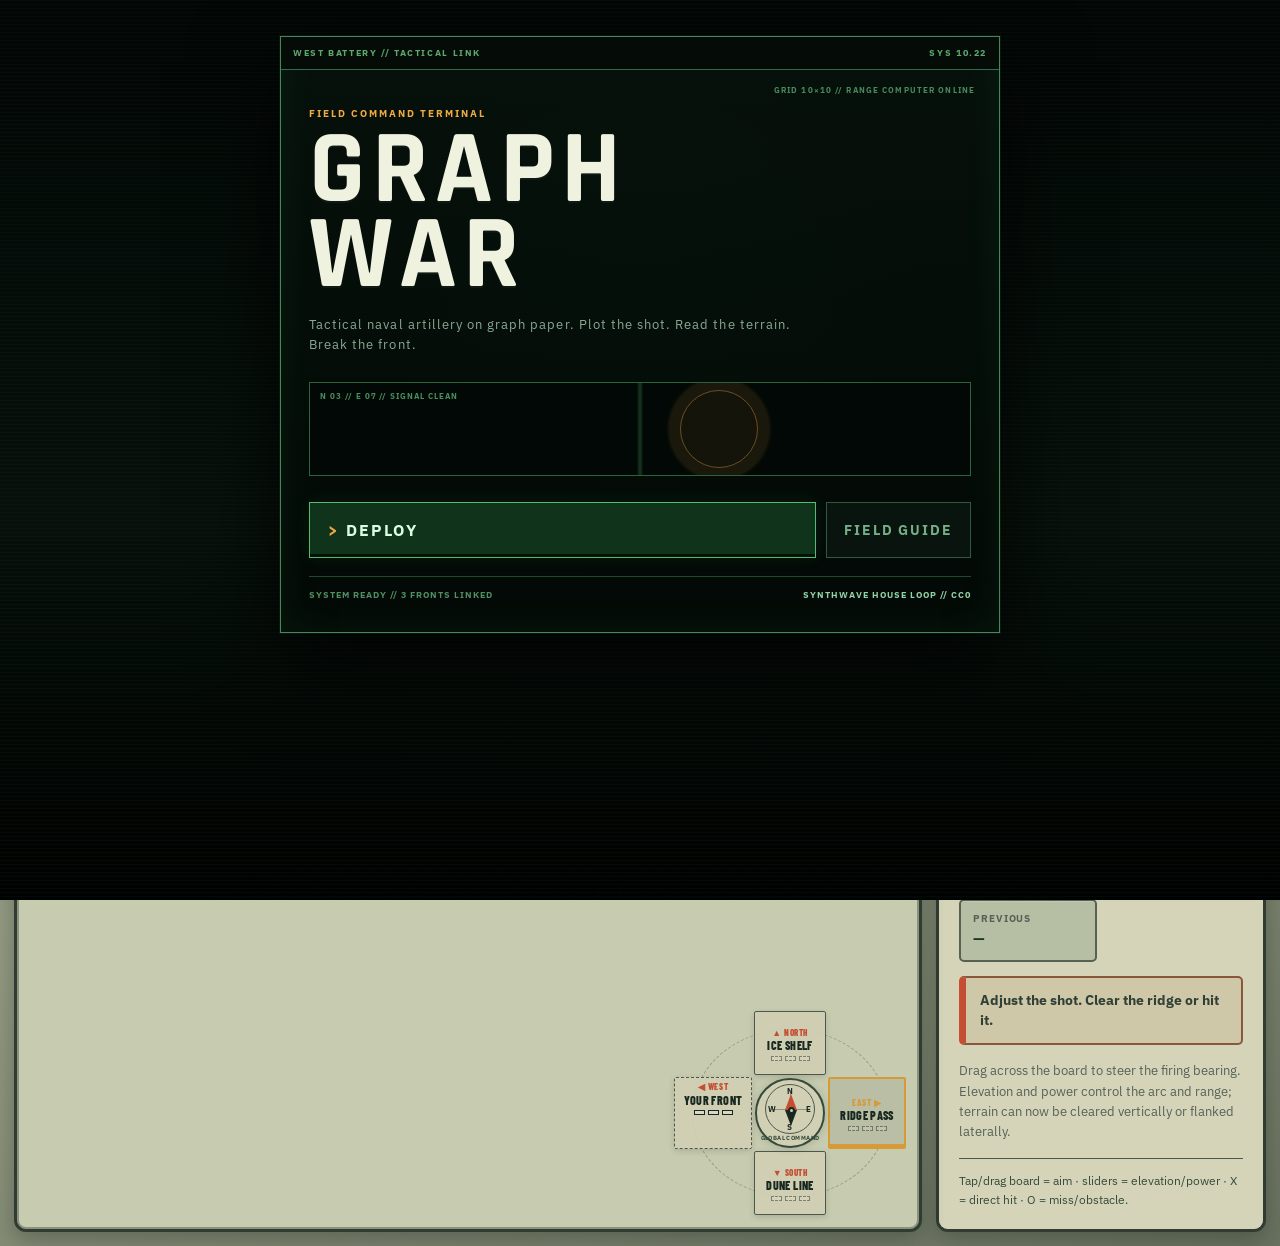
<file: index.html>
<!doctype html>
<html lang="en">
<head>
<meta charset="utf-8">
<meta name="viewport" content="width=device-width,initial-scale=1,viewport-fit=cover">
<title>Graph War V0.10.23 — Command Shell & Battle Playlist</title>
<style>@import url('https://fonts.googleapis.com/css2?family=Barlow+Condensed:wght@600;700;800&family=IBM+Plex+Sans:wght@400;500;600;700&family=Oswald:wght@600;700&family=Rajdhani:wght@600;700&display=swap');:root{--page:#dce5ea;--panel:#fffaf0;--paper:#f7f1e4;--ink:#12375d;--ink2:#385f86;--red:#a33831;--muted:#58636b;--line:#b9ad92;--button:#eaf2f7;--accent:#cf7f3b;--chip:#e7edf1;--display:"Barlow Condensed",Impact,sans-serif;--ui:"IBM Plex Sans",system-ui,sans-serif}*{box-sizing:border-box}html,body{margin:0;min-height:100%;background:var(--page);color:#20313f;font-family:var(--ui);font-size:16px;line-height:1.5;-webkit-font-smoothing:antialiased;text-rendering:optimizeLegibility}button,input,select{font:inherit}main{max-width:1420px;margin:auto;padding:14px}.top{display:flex;justify-content:space-between;gap:18px;align-items:flex-end;margin-bottom:12px;padding:10px 12px;border-radius:10px;background:linear-gradient(180deg,rgba(255,255,255,.34),rgba(255,255,255,.08));border:1px solid rgba(255,255,255,.28);box-shadow:0 4px 14px rgba(20,30,38,.06)}h1{margin:0;color:var(--ink);font-family:var(--display);font-size:44px;line-height:.96;font-weight:800;letter-spacing:.02em;text-transform:uppercase}.version{display:inline-block;margin-left:10px;padding:5px 9px;border:1px solid var(--line);border-radius:4px;font-family:var(--ui);font-size:11px;font-weight:700;letter-spacing:.12em;vertical-align:middle;color:var(--ink2);background:rgba(255,255,255,.24)}.sub{margin-top:8px;color:var(--muted);font-size:16px;line-height:1.5;max-width:900px}.theme{display:flex;align-items:center;gap:10px;color:var(--ink);font-weight:700;font-size:13px;text-transform:uppercase;letter-spacing:.08em}.theme select{min-height:42px;padding:8px 12px;border:1.5px solid var(--ink2);border-radius:6px;background:var(--panel);color:var(--ink);font-size:14px;font-weight:600;text-transform:none;letter-spacing:0}.layout{display:grid;grid-template-columns:minmax(0,1fr) 330px;gap:14px}.stage{position:relative;min-height:720px;border:1px solid var(--line);border-radius:10px;overflow:hidden;background:var(--paper);box-shadow:0 5px 16px rgba(30,40,48,.10),inset 0 0 0 1px rgba(255,255,255,.12)}#scene{display:block;width:100%;height:720px;cursor:crosshair;touch-action:pan-y}.hud{position:absolute;inset:14px 16px auto 16px;display:flex;justify-content:space-between;gap:16px;pointer-events:none;color:var(--ink);font-family:var(--display);font-size:18px;line-height:1.15;font-weight:700;letter-spacing:.05em;text-transform:uppercase;text-shadow:0 1px 0 var(--paper)}.hud span{display:inline-block;margin-top:4px;font-family:var(--ui);font-weight:600;color:var(--muted);font-size:12px;letter-spacing:.06em}.callout{position:absolute;left:50%;top:14%;transform:translateX(-50%);font-family:var(--display);font-size:48px;line-height:1;font-weight:800;letter-spacing:.07em;text-transform:uppercase;color:var(--red);text-shadow:0 2px 0 var(--paper),0 0 18px rgba(163,56,49,.25);opacity:0;pointer-events:none}.callout.show{animation:pop .9s ease-out}@keyframes pop{0%{opacity:0;transform:translateX(-50%) scale(.8)}15%{opacity:1;transform:translateX(-50%) scale(1.08)}70%{opacity:1}100%{opacity:0}}.panel{background:var(--panel);border:1px solid var(--line);border-radius:10px;padding:0;overflow:hidden;box-shadow:0 8px 20px rgba(30,40,48,.14),inset 0 0 0 1px rgba(255,255,255,.10)}.panel h2{margin:0;color:var(--ink);font-family:var(--display);font-size:28px;line-height:1;font-weight:800;letter-spacing:.04em;text-transform:uppercase}.kicker{margin:6px 0 0;color:var(--red);font-size:12px;font-weight:700;letter-spacing:.09em;text-transform:uppercase}.control{margin:18px 0}label{display:flex;justify-content:space-between;align-items:baseline;color:var(--ink);font-size:14px;font-weight:700;margin-bottom:8px;text-transform:uppercase;letter-spacing:.08em}input[type=range]{width:100%;height:30px}.fire{width:100%;min-height:58px;border:1px solid color-mix(in srgb,var(--ink) 80%,black);border-radius:7px;background:var(--ink);color:var(--panel);font-family:var(--display);font-weight:800;font-size:22px;letter-spacing:.10em;text-transform:uppercase;cursor:pointer;box-shadow:inset 0 -3px 0 rgba(0,0,0,.18),0 3px 0 rgba(0,0,0,.10);transition:transform .12s ease,box-shadow .12s ease,filter .12s ease}.fire:hover{transform:translateY(-1px);filter:brightness(1.08);box-shadow:inset 0 -3px 0 rgba(0,0,0,.18),0 5px 12px rgba(0,0,0,.14)}.fire:active{transform:translateY(1px)}.fire:disabled{opacity:.45}.readout{display:grid;grid-template-columns:1fr 1fr;gap:8px;margin-top:18px;padding:0;border:0;background:transparent;font-size:13px;line-height:1.35}.readout .metric{padding:11px 12px;border:1px solid var(--line);border-radius:7px;background:rgba(255,255,255,.30);box-shadow:inset 0 1px 0 rgba(255,255,255,.18)}.readout .metric span{display:block;color:var(--muted);font-size:10px;font-weight:700;letter-spacing:.09em;text-transform:uppercase}.readout strong{display:block;margin-top:3px;color:var(--ink);font-size:15px;font-weight:750}.status{margin-top:14px;padding:13px 14px;border:1px solid rgba(163,56,49,.38);border-left:5px solid var(--red);border-radius:7px;background:rgba(163,56,49,.07);color:var(--red);font-weight:700;font-size:14px;line-height:1.4;text-align:left;min-height:54px}.note{margin-top:16px;color:var(--muted);font-size:13px;line-height:1.55}.legend{margin-top:16px;padding-top:13px;border-top:1px solid var(--line);color:var(--ink2);font-size:12px;line-height:1.55}body.blueprint{--page:#06131f;--panel:#0f2e47;--paper:#0b2538;--ink:#c4efff;--ink2:#6ed3ff;--red:#ff746e;--muted:#a7c7d5;--line:#356984;--button:#153d5a;--chip:#123b55;--display:"Rajdhani","Arial Narrow",sans-serif;--ui:"IBM Plex Sans",system-ui,sans-serif;color:#eaf8ff}body.warroom{--page:#080d0b;--panel:#101813;--paper:#0c1511;--ink:#b9f6cd;--ink2:#71c98d;--red:#ff665a;--muted:#789486;--line:#31523e;--button:#17251c;--chip:#142419;--display:"Rajdhani","Arial Narrow",sans-serif;--ui:"IBM Plex Sans",system-ui,sans-serif}body:not(.blueprint):not(.warroom){--page:#a9ad9a;--panel:#e7e4cf;--paper:#d9ddc5;--ink:#26392f;--ink2:#49604f;--red:#b34a32;--muted:#687269;--line:#69725f;--button:#c7cbb6;--accent:#c98a36;--chip:#cfd4bd;--display:"Barlow Condensed","Arial Narrow",sans-serif;--ui:"IBM Plex Sans",system-ui,sans-serif}.panelHead{padding:18px 20px 14px;border-bottom:1px solid var(--line);background:linear-gradient(180deg,rgba(255,255,255,.26),rgba(255,255,255,.02))}.panelBody{padding:18px 20px 20px}.dashTitle{display:flex;align-items:center;justify-content:space-between;gap:10px}.stateChip{padding:5px 8px;border:1px solid var(--line);border-radius:999px;background:var(--chip);color:var(--ink2);font-size:10px;font-weight:800;letter-spacing:.09em;text-transform:uppercase;white-space:nowrap;box-shadow:inset 0 1px 0 rgba(255,255,255,.25),0 0 0 0 rgba(255,255,255,0);animation:chipPulse 2.8s ease-in-out infinite}@keyframes chipPulse{0%,100%{box-shadow:inset 0 1px 0 rgba(255,255,255,.25),0 0 0 0 rgba(255,255,255,0)}50%{box-shadow:inset 0 1px 0 rgba(255,255,255,.25),0 0 0 4px rgba(255,255,255,.05)}}body.blueprint .stateChip{background:#123f5c;color:#9de5ff;border-color:#4b7991}body.warroom .stateChip{background:#c5bd9e;color:#263d28;border-color:#756f59}@media(max-width:900px){.top{align-items:flex-start;flex-direction:column}.layout{grid-template-columns:1fr}.stage{min-height:560px}#scene{height:560px}.panel{padding:16px}}</style>
<style>.stage{isolation:isolate;}.stage>.frontbar.commandCompass{position:absolute;right:13px;bottom:14px;left:auto;top:auto;width:232px;height:204px;z-index:4;margin:0;padding:0;max-width:none;min-width:0;display:grid;grid-template-columns:1fr 72px 1fr;grid-template-rows:1fr 72px 1fr;grid-template-areas:". north ." "west hub east" ". south .";gap:2px;justify-items:stretch;align-items:stretch;background:rgba(0,0,0,0);pointer-events:none;}.stage>.frontbar.commandCompass:before{content:"";position:absolute;inset:18px;border:1px dashed var(--ink2);border-radius:50%;opacity:.35;pointer-events:none;}.commandCompass .north{grid-area:north;}.commandCompass .east{grid-area:east;}.commandCompass .south{grid-area:south;}.commandCompass .west{grid-area:west;}.commandCompass .compassBubble{grid-area:hub;}.stage .commandCompass .sectorPlaque{position:relative;z-index:1;width:auto;min-width:0;min-height:0;height:auto;margin:0;padding:2px 3px;border:1px solid var(--line);border-radius:2px;background:color-mix(in srgb,var(--panel) 90%,transparent);color:var(--ink);box-shadow:0 2px 6px rgba(0,0,0,.14);text-align:center;clip-path:none;pointer-events:auto;transition:filter .14s,background .14s;}.stage .commandCompass .sectorPlaque:after{display:none;}.stage .commandCompass .sectorPlaque:hover{transform:none;filter:brightness(1.1);}.stage .commandCompass .sectorPlaque.active{border:2px solid var(--red);background:var(--chip);box-shadow:0 0 0 1px var(--red);}.stage .commandCompass .sectorPlaque.home{cursor:default;border-style:dashed;}.stage .commandCompass .sectorPlaque .dir{display:block;font-size:9px;letter-spacing:.06em;margin:0;color:var(--red);}.stage .commandCompass .sectorPlaque strong{font-size:12px;display:block;line-height:1.05;margin:0;}.stage .commandCompass .sectorPlaque small{display:none;}.stage .commandCompass .sectorPlaque em{display:none;}.stage .commandCompass .sectorPlaque .fleetStrip{display:flex;justify-content:center;gap:3px;min-height:0;margin-top:4px;}.stage .commandCompass .sectorPlaque .shipAvatar{min-width:8px;width:11px;height:5px;padding:0;border:1px solid currentColor;display:block;border-radius:0;transform:none;box-shadow:none;overflow:hidden;}.stage .commandCompass .sectorPlaque .shipAvatar b,.stage .commandCompass .sectorPlaque .shipAvatar .hull,.stage .commandCompass .sectorPlaque .shipAvatar .pips,.stage .commandCompass .sectorPlaque .shipAvatar .stateText{display:none;}.stage .commandCompass .sectorPlaque .shipAvatar.contact{opacity:.45;border-style:dashed;}.stage .commandCompass .sectorPlaque .shipAvatar.damaged{background:#c98238;}.stage .commandCompass .sectorPlaque .shipAvatar.critical{background:var(--red);animation:none;}.stage .commandCompass .sectorPlaque .shipAvatar.sunk{opacity:.23;background:var(--muted);}.stage .commandCompass .compassBubble{display:flex;flex-direction:column;align-items:center;justify-content:center;width:70px;height:70px;min-height:0;align-self:center;justify-self:center;border:2px solid var(--ink2);border-radius:50%;background:var(--panel);color:var(--ink);position:relative;z-index:2;pointer-events:none;box-shadow:0 1px 8px rgba(0,0,0,.15);}.stage .commandCompass .compassRing{width:50px;height:50px;position:relative;border:1px solid var(--line);border-radius:50%;box-shadow:none;}.stage .commandCompass .compassRing:before,.stage .commandCompass .compassRing:after{content:"";position:absolute;background:var(--line);opacity:.5;}.stage .commandCompass .compassRing:before{height:1px;left:5px;right:5px;top:50%;}.stage .commandCompass .compassRing:after{width:1px;top:5px;bottom:5px;left:50%;}.stage .commandCompass .compassRing span{position:absolute;font:bold 8px var(--ui);color:var(--ink);}.stage .commandCompass .compassN{left:21px;top:1px;}.stage .commandCompass .compassS{left:21px;bottom:1px;}.stage .commandCompass .compassE{right:2px;top:19px;}.stage .commandCompass .compassW{left:2px;top:19px;}.stage .commandCompass .compassNeedle{position:absolute;left:19px;top:9px;width:12px;height:32px;background:linear-gradient(to bottom,var(--red) 0 50%,var(--ink) 50% 100%);clip-path:polygon(50% 0,100% 50%,50% 100%,0 50%);z-index:2;}.stage .commandCompass .compassPin{position:absolute;left:22px;top:22px;width:7px;height:7px;border:2px solid var(--ink);border-radius:50%;background:var(--panel);z-index:3;}.stage .commandCompass .commandCaption{font-size:6px;letter-spacing:.07em;font-weight:800;margin:1px 0 0;color:var(--ink2);}body.blueprint .stage .commandCompass .sectorPlaque{background:#163950;}body.blueprint .stage .commandCompass .sectorPlaque.active{background:#24516d;}body.warroom .stage .commandCompass .sectorPlaque{background:#e9e0c0;}body.warroom .stage .commandCompass .sectorPlaque.active{background:#d3c69d;}@media(max-width:750px){.stage>.frontbar.commandCompass{right:8px;bottom:8px;width:198px;height:176px;grid-template-columns:1fr 62px 1fr;grid-template-rows:1fr 62px 1fr;gap:2px;}.stage .commandCompass .compassBubble{width:60px;height:60px;}.stage .commandCompass .compassRing{transform:scale(.86);}.stage .commandCompass .sectorPlaque strong{font-size:11px;}.stage .commandCompass .sectorPlaque .dir{font-size:8px;}}</style>
<style>.audioControls{margin:13px 0 2px;padding:10px 11px;border:1px solid var(--line);border-radius:7px;background:rgba(255,255,255,.18)}.audioToggle{width:100%;min-height:34px;border:1px solid var(--line);border-radius:5px;background:var(--button);color:var(--ink);font-size:12px;font-weight:800;letter-spacing:.06em;text-transform:uppercase;cursor:pointer}.volumeLabel{margin:8px 0 2px;font-size:10px;letter-spacing:.08em}#audioVolume{height:22px}body.blueprint .audioControls{background:rgba(8,25,38,.24)}body.warroom .audioControls{background:rgba(255,248,220,.18)}</style><style>.howTo{margin-top:14px;border:1px solid var(--line);border-radius:7px;background:rgba(255,255,255,.18);overflow:hidden}.howTo summary{cursor:pointer;padding:11px 12px;color:var(--ink);font-weight:800;font-size:12px;letter-spacing:.08em;text-transform:uppercase;user-select:none}.howToBody{padding:0 12px 11px;color:var(--muted);font-size:12px;line-height:1.45}.howToBody p{margin:7px 0}.howToBody strong{color:var(--ink)}.howToBody .tip{color:var(--ink2);font-weight:700}body.blueprint .howTo{background:rgba(8,25,38,.24)}body.warroom .howTo{background:rgba(255,248,220,.18)}@media(max-width:900px){main{padding:8px}h1{font-size:34px}.top{gap:10px;margin-bottom:8px;padding:9px}.sub{font-size:13px;line-height:1.4}.theme{width:100%;justify-content:space-between}.theme select{min-height:44px}.layout{grid-template-columns:1fr;gap:10px}.stage{min-height:520px;border-radius:7px}#scene{height:520px}.panel{border-radius:7px}.panelHead{padding:14px 16px 12px}.panelBody{padding:14px 16px 18px}.control{margin:14px 0}input[type=range]{height:38px}.fire{min-height:60px;font-size:22px}.readout{gap:6px}.readout .metric{padding:9px 10px}.status{margin-top:10px}.hud{inset:10px 10px auto 10px;font-size:15px}.hud span{font-size:10px}.stage>.frontbar.commandCompass{right:6px;bottom:6px;width:172px;height:150px;grid-template-columns:1fr 54px 1fr;grid-template-rows:1fr 54px 1fr}.stage .commandCompass .compassBubble{width:52px;height:52px}.stage .commandCompass .compassRing{transform:scale(.72)}.stage .commandCompass .sectorPlaque{padding:2px}.stage .commandCompass .sectorPlaque strong{font-size:10px}.stage .commandCompass .sectorPlaque .dir{font-size:7px}.stage .commandCompass .sectorPlaque em{font-size:7px}}@media(max-width:560px){h1{font-size:30px}.version{display:block;width:max-content;margin:7px 0 0}.stage{min-height:460px}#scene{height:460px}.callout{font-size:34px;top:18%}.readout{grid-template-columns:1fr 1fr}.audioControls{padding:9px}.audioToggle{min-height:42px}.stage>.frontbar.commandCompass{width:154px;height:136px;grid-template-columns:1fr 48px 1fr;grid-template-rows:1fr 48px 1fr;opacity:.88}.stage .commandCompass .compassBubble{width:46px;height:46px}.stage .commandCompass .compassRing{transform:scale(.62)}}@media(max-width:390px){main{padding:4px}.stage{min-height:420px}#scene{height:420px}.panelBody{padding:12px}.readout{font-size:12px}.stage>.frontbar.commandCompass{width:142px;height:126px}}</style>
<style>@media(max-width:900px){#scene{touch-action:pan-y}.stage{overscroll-behavior:contain}}</style><style>@media(max-width:700px){.top{margin-bottom:6px}.sub{display:none}.theme{font-size:11px}.theme select{min-height:38px;padding:6px 9px}.layout{display:block}.stage{min-height:0;overflow:hidden;display:flex;flex-direction:column;}#scene{height:430px;flex:0 0 430px;order:1;}.stage>.frontbar.commandCompass{position:relative;order:2;inset:auto;width:100%;height:auto;max-width:none;margin:0;padding:5px;display:grid;grid-template-columns:repeat(4,minmax(0,1fr));grid-template-rows:auto;grid-template-areas:"north east south west";gap:4px;background:color-mix(in srgb,var(--panel) 74%,transparent);border-top:1px solid var(--line);pointer-events:auto;}.stage>.frontbar.commandCompass:before,.stage .commandCompass .compassBubble{display:none}.stage .commandCompass .sectorPlaque{min-height:48px;padding:5px 2px;display:flex;flex-direction:column;justify-content:center;align-items:center;box-shadow:none;border:1px solid color-mix(in srgb,var(--line) 72%,transparent);background:transparent;}.stage .commandCompass .sectorPlaque.active{border:1.5px solid var(--red);box-shadow:inset 0 -3px 0 var(--red);background:color-mix(in srgb,var(--chip) 64%,transparent);}.stage .commandCompass .sectorPlaque .dir{font-size:9px;letter-spacing:.07em;}.stage .commandCompass .sectorPlaque strong{font-size:11px;line-height:1.05;white-space:nowrap;}.stage .commandCompass .sectorPlaque em,.stage .commandCompass .sectorPlaque small,.stage .commandCompass .fleetStrip{display:none!important}.hud{top:8px;left:9px;right:9px;font-size:13px;z-index:3;}.hud span{font-size:9px}.hud:before{display:none}.callout{font-size:32px;top:16%}.panel{margin-top:8px;box-shadow:none;}.panelHead{padding:10px 12px 9px;}.panel h2{font-size:22px}.kicker{font-size:10px}.stateChip{font-size:8px;padding:3px 6px}.panelHead:after{display:none}.panelBody{display:grid;grid-template-columns:minmax(0,1fr) minmax(0,1fr);gap:8px 10px;padding:10px 12px 14px;}.panelBody>.control{margin:0;min-width:0;}.panelBody>.control label{margin-bottom:2px;font-size:11px;}.panelBody>.control input[type=range]{height:34px;}.panelBody>.fire,.panelBody>.status,.panelBody>.readout,.panelBody>.audioControls,.panelBody>.howTo,.panelBody>.note,.panelBody>.legend{grid-column:1/-1;}.fire{min-height:52px;font-size:20px;margin-top:0;}.status{grid-row:auto;margin:0;min-height:0;padding:9px 10px;font-size:12px;}.readout{margin:0;grid-template-columns:repeat(3,minmax(0,1fr));gap:5px;}.readout .metric{padding:7px 6px;min-width:0;}.readout .metric span{font-size:8px}.readout strong{font-size:12px;overflow:hidden;text-overflow:ellipsis;white-space:nowrap;}.audioControls{margin:0;padding:7px 8px;display:grid;grid-template-columns:92px 1fr;grid-template-rows:auto auto;gap:3px 8px;align-items:center;}.audioToggle{grid-row:1/3;min-height:42px;}.volumeLabel{margin:0;font-size:9px;}#audioVolume{height:22px}.howTo{margin:0}.howTo summary{padding:9px 10px}.howToBody{padding:0 10px 9px}.note,.legend{display:none}}@media(max-width:430px){#scene{height:390px;flex-basis:390px}.stage .commandCompass .sectorPlaque{min-height:44px}.stage .commandCompass .sectorPlaque strong{font-size:10px}.panelBody{gap:7px 8px;padding:9px 9px 12px}.readout{grid-template-columns:repeat(2,minmax(0,1fr))}.audioControls{grid-template-columns:84px 1fr}}</style>
<style>.mobileBattleControls{display:none}@media(max-width:700px){.top{margin-bottom:5px}.layout{display:block}.stage{min-height:0;display:flex;flex-direction:column;overflow:hidden}#scene{height:500px;flex:0 0 500px;order:1}.hud{z-index:5}.callout{z-index:6}.mobileBattleControls{display:grid;position:absolute;z-index:7;left:8px;right:8px;bottom:58px;grid-template-columns:minmax(0,1fr) minmax(0,1fr) 86px;gap:7px;align-items:end;padding:8px 8px 7px;background:color-mix(in srgb,var(--panel) 78%,transparent);border:1px solid color-mix(in srgb,var(--line) 80%,transparent);border-radius:7px;backdrop-filter:blur(5px);box-shadow:0 3px 10px rgba(0,0,0,.12)}.mbcSlider{min-width:0}.mbcSlider label{margin:0 0 1px;font-size:9px;line-height:1;letter-spacing:.08em}.mbcSlider label strong{color:var(--ink);font-size:11px}.mbcSlider input[type=range]{width:100%;height:30px;margin:0}.mobileFire{min-height:48px;border:1px solid color-mix(in srgb,var(--ink) 80%,black);border-radius:6px;background:var(--ink);color:var(--panel);font-family:var(--display);font-size:19px;font-weight:800;letter-spacing:.08em;cursor:pointer}.mobileFire:disabled{opacity:.45}.stage>.frontbar.commandCompass{order:2;position:relative;inset:auto;width:100%;height:auto;margin:0;padding:4px;grid-template-columns:repeat(4,minmax(0,1fr));grid-template-rows:auto;grid-template-areas:"north east south west";gap:4px;border-top:1px solid var(--line)}.stage>.frontbar.commandCompass:before,.stage .commandCompass .compassBubble{display:none}.stage .commandCompass .sectorPlaque{min-height:45px;padding:4px 2px;box-shadow:none}.stage .commandCompass .sectorPlaque em,.stage .commandCompass .sectorPlaque small,.stage .commandCompass .fleetStrip{display:none!important}.panel{margin-top:7px}.panelHead{padding:9px 11px 8px}.panelBody{display:block;padding:9px 10px 12px}.panelBody>.control,.panelBody>.fire{display:none}.readout{margin:0 0 8px;grid-template-columns:repeat(3,minmax(0,1fr));gap:5px}.status{margin:0 0 8px;min-height:0;padding:9px 10px;font-size:12px}.audioControls,.howTo{margin-top:8px}.note,.legend{display:none}}@media(max-width:430px){#scene{height:470px;flex-basis:470px}.mobileBattleControls{left:5px;right:5px;bottom:54px;grid-template-columns:minmax(0,1fr) minmax(0,1fr) 74px;gap:5px;padding:6px}.mobileFire{min-height:45px;font-size:17px}.mbcSlider label{font-size:8px}.mbcSlider label strong{font-size:10px}.readout{grid-template-columns:repeat(2,minmax(0,1fr))}}</style>
<style>.frontCard[data-front="north"]{--front-accent:#43a8c7}.frontCard[data-front="east"]{--front-accent:#d69b36}.frontCard[data-front="south"]{--front-accent:#d8653f}.frontCard.home{--front-accent:#668f4b}.frontCard[data-front],.frontCard.home{border-color:color-mix(in srgb,var(--front-accent) 58%,var(--line))}.frontCard[data-front] .dir,.frontCard.home .dir{color:var(--front-accent)}.frontCard[data-front].active{border-color:var(--front-accent)!important;box-shadow:inset 0 -3px 0 var(--front-accent)!important;}.frontCard[data-front].active .dir{color:var(--front-accent)}@media(max-width:700px){.stage .commandCompass .sectorPlaque.active{border-color:var(--front-accent)!important;box-shadow:inset 0 -4px 0 var(--front-accent)!important;}}</style>
<style>@media(max-width:700px){.hud{font-size:12px}.hud span{opacity:.72}.stage .commandCompass .sectorPlaque strong{font-size:10px}.mbcSlider label strong{transition:color .12s ease,text-shadow .12s ease}.mbcSlider:focus-within label strong{text-shadow:0 0 8px currentColor}}</style>
<style>.audioCredit{font-size:9px;opacity:.58;letter-spacing:.04em;margin:4px 0 0}</style>
<style>@media(max-width:700px){#scene{height:540px;flex:0 0 540px}.mobileBattleControls{bottom:57px;padding:7px 8px 6px;background:color-mix(in srgb,var(--panel) 72%,transparent);}.hud{top:7px}}@media(max-width:430px){#scene{height:510px;flex-basis:510px}.mobileBattleControls{bottom:53px}}</style>
<style>@media(max-width:700px){.mobileFire{transition:transform .12s ease,box-shadow .12s ease}.mobileFire:not(:disabled){box-shadow:0 3px 10px rgba(0,0,0,.18)}}</style>
<style>@media(max-width:700px){#scene{touch-action:none}}</style>

<style>body:not(.blueprint):not(.warroom){--page:#77806d;--panel:#d1cfb4;--paper:#c8ccb0;--ink:#18271f;--ink2:#354a3b;--red:#c44d32;--muted:#556159;--line:#4b584d;--button:#adb49a;--accent:#ee9d35;--chip:#b9bea5;background:linear-gradient(155deg,#6f7866,#939b82 50%,#69715f)}body:not(.blueprint):not(.warroom) .top{position:relative;border:2px solid #2a372e;border-radius:12px;background:linear-gradient(#34433a,#202d26);box-shadow:inset 0 0 0 2px #ffffff0f,0 8px 20px #141c1657}body:not(.blueprint):not(.warroom) .top:after{content:"TRI-SENSOR // BARO ALTI COMP";position:absolute;right:14px;top:6px;color:#91a695;font:800 8px var(--ui);letter-spacing:.14em}body:not(.blueprint):not(.warroom) h1{color:#eff2df;text-shadow:0 2px #111914}body:not(.blueprint):not(.warroom) .sub{color:#cfd7c8}body:not(.blueprint):not(.warroom) .version{background:#e39a35;color:#1c241e;border:2px solid #704b1e;border-radius:5px}body:not(.blueprint):not(.warroom) .theme{color:#e6ead9}body:not(.blueprint):not(.warroom) .theme select{background:#1e2c24;color:#e1eadc;border:2px solid #667667;border-radius:5px}body:not(.blueprint):not(.warroom) .stage,body:not(.blueprint):not(.warroom) .panel{border:3px solid #303b32;border-radius:12px;box-shadow:inset 0 0 0 2px #8b927e,0 8px 22px #141b164d}body:not(.blueprint):not(.warroom) .panelHead{position:relative;background:linear-gradient(#435246,#2d3b32);border-bottom:3px solid #202a23}body:not(.blueprint):not(.warroom) .panelHead:before{content:"NAV / RANGE / FIRE";position:absolute;right:12px;top:9px;color:#9ab09c;font:800 8px var(--ui);letter-spacing:.14em}body:not(.blueprint):not(.warroom) .panelHead h2{color:#eff3e0}body:not(.blueprint):not(.warroom) .panelBody{background:#d5d4b8}body:not(.blueprint):not(.warroom) .readout .metric{background:#b6bea3;border:2px solid #566251;border-radius:5px}body:not(.blueprint):not(.warroom) .readout strong{color:#173522}body:not(.blueprint):not(.warroom) .status{background:#cec8a8;border:2px solid #8b573c;border-left:7px solid #c44d32;border-radius:5px;color:#314036}body:not(.blueprint):not(.warroom) .mobileBattleControls{background:linear-gradient(#3d4d40fa,#28352dfa);border:2px solid #253128;border-radius:8px}body:not(.blueprint):not(.warroom) .mobileBattleControls label,body:not(.blueprint):not(.warroom) .mobileBattleControls strong{color:#eef2df}body:not(.blueprint):not(.warroom) .fire,body:not(.blueprint):not(.warroom) .mobileFire{background:linear-gradient(#385740,#21382a);color:#f2f6e9;border:2px solid #17261d;border-radius:6px}body:not(.blueprint):not(.warroom) input[type=range]{accent-color:#ee9d35}body:not(.blueprint):not(.warroom) .stateChip{background:#20382a;color:#c0e2c4;border:2px solid #344d39;border-radius:4px}body:not(.blueprint):not(.warroom) .audioControls,body:not(.blueprint):not(.warroom) .howTo{background:#c2c5aa;border:2px solid #576252;border-radius:6px}body.warroom{--page:#020705;--panel:#06110a;--paper:#051009;--ink:#d5ffdf;--ink2:#79dc95;--red:#ff5e52;--muted:#78a388;--line:#245234;--button:#102719;--chip:#0b2114;background:radial-gradient(circle at 50% -10%,#39c66426,transparent 31%),repeating-linear-gradient(#67ff9005 0 1px,transparent 1px 4px),#020604;color:#d5ffdf}body.warroom .top{position:relative;border:1px solid #2f6c43;border-radius:0;background:linear-gradient(#09170e,#050b07)}body.warroom .top:before{content:"TACTICAL LINK // CRT-9 // ENCRYPTED";position:absolute;right:14px;top:5px;color:#62b376;font:800 8px var(--ui);letter-spacing:.14em}body.warroom h1{color:#d8ffe1;text-shadow:0 0 16px #45ff7a38}body.warroom .sub{color:#86aa91}body.warroom .version{background:#2b0b08;color:#ff8c80;border:1px solid #a73a31;border-radius:0}body.warroom .theme{color:#8dc49d}body.warroom .theme select{background:#061009;color:#bdf4c9;border:1px solid #34774a;border-radius:0}body.warroom .stage,body.warroom .panel{border:1px solid #28643b;border-radius:0;background:#030a06}body.warroom .panelHead{position:relative;background:linear-gradient(#0b1e11,#07130b);border-bottom:1px solid #2d6d40}body.warroom .panelHead:before{content:">FIRE CONTROL // CHANNEL 04";position:absolute;right:12px;bottom:6px;color:#58ac6d;font:800 8px var(--ui);letter-spacing:.14em}body.warroom .panelHead h2{color:#d8ffe1}body.warroom .panelBody{background:#07110b!important;color:#c9f5d2!important}body.warroom .panelBody label,body.warroom .panelBody .volumeLabel,body.warroom .panelBody .howToBody,body.warroom .panelBody .howToBody p,body.warroom .panelBody .howToBody strong,body.warroom .panelBody .howTo summary{color:#bcebc7!important}body.warroom .readout .metric{background:#09180f!important;border:1px solid #306f43!important;border-radius:0}body.warroom .readout .metric span{color:#77b789!important}body.warroom .readout strong{color:#ceffd8!important}body.warroom .status{background:#140d0b!important;color:#ffc7c1!important;border:1px solid #81332c!important;border-left:5px solid #ff5e52!important;border-radius:0}body.warroom .audioControls,body.warroom .howTo{background:#07170d!important;border:1px solid #2c663b!important;border-radius:0;color:#c2edcc!important}body.warroom .audioToggle{background:#0a2112!important;color:#b0f7c0!important;border:1px solid #367f49!important;border-radius:0}body.warroom .mobileBattleControls{background:linear-gradient(#06140bfa,#030b06fa)!important;border:1px solid #357d49!important;border-radius:0}body.warroom .mobileBattleControls label,body.warroom .mobileBattleControls strong{color:#ccffd6!important}body.warroom input[type=range]{accent-color:#5df487}body.warroom .fire,body.warroom .mobileFire{background:linear-gradient(#11361d,#092312)!important;color:#ddffe5!important;border:1px solid #4fb96b!important;border-radius:0}body.warroom .stateChip{background:#082812!important;color:#77ffa0!important;border:1px solid #3aa955!important;border-radius:0}body.warroom .kicker{color:#ffb34e!important}body.warroom .stage .commandCompass .sectorPlaque{background:#041108f5!important;border:1px solid #2f7442!important;color:#bff9cb!important;border-radius:0}body.warroom .stage .commandCompass .sectorPlaque.active{background:#0a2b15!important;box-shadow:inset 0 -4px #f2a642!important}body.warroom .frontCard em{background:#092414!important;color:#7de49c!important}body.warroom .hud{color:#d5ffdf!important}body.warroom .hud span{color:#77b78a!important}</style>
<link rel="stylesheet" href="assets/v01022.css?v=01022">
<link rel="stylesheet" href="assets/v01023.css?v=01023">
</head>
<body>
<div id="bootScreen" role="dialog" aria-label="Graph War command terminal">
  <div class="bootShell">
    <div class="bootRail"><span>WEST BATTERY // TACTICAL LINK</span><span>SYS 10.22</span></div>
    <div class="bootMain">
      <div class="bootEyebrow">FIELD COMMAND TERMINAL</div>
      <h1 class="bootTitle">GRAPH<br>WAR</h1>
      <div class="bootTag">Tactical naval artillery on graph paper. Plot the shot. Read the terrain. Break the front.</div>
      <div class="bootScope" aria-hidden="true"></div>
      <div class="bootActions">
        <button id="bootDeploy" class="bootDeploy" type="button">Deploy</button>
        <button id="bootHelp" class="bootSecondary" type="button">Field guide</button>
      </div>
      <div class="bootStatus">
        <span>SYSTEM READY // 3 FRONTS LINKED</span>
        <span id="bootTrack" class="bootTrack">Synthwave House Loop // CC0</span>
      </div>
      <section id="bootManual" class="bootManual" aria-label="Field guide instructions">
        <div class="bootManualHead"><span>FIELD GUIDE // QUICK START</span><button id="bootManualClose" class="bootManualClose" type="button">CLOSE ×</button></div>
        <div class="bootManualGrid">
          <div class="bootManualCard"><b>01 // SELECT FRONT</b><span>Choose North, East, or South from the command ring.</span></div>
          <div class="bootManualCard"><b>02 // PLOT IMPACT</b><span>Tap or drag the battlefield to place the landing reticle directly on a grid square.</span></div>
          <div class="bootManualCard"><b>03 // SHAPE THE ARC</b><span>Adjust Angle and Power. Terrain can block the trajectory or be damaged and destroyed.</span></div>
          <div class="bootManualCard"><b>04 // FIRE & READ</b><span>Hits tighten enemy intel. Every third shot becomes a three-coordinate salvo.</span></div>
        </div>
        <div class="bootManualTip">TIP // Damage cover to improve reconnaissance. X marks confirmed hits; circles mark misses or terrain strikes.</div>
      </section>
    </div>
  </div>
</div>
<main>
  <div class="top">
    <div>
      <h1>GRAPH WAR <span class="version">V0.10.23 COMMAND SHELL</span></h1>
      <div class="sub">Refined command-terminal launch screen, six-track battle playlist, and cleaner in-game fire control.</div>
    </div>
    <div class="theme">
      <span>Theme</span>
      <select id="theme">
        <option value="notebook">Field Guide</option>
        <option value="blueprint">Blueprint</option>
        <option value="warroom">War Room</option>
      </select>
    </div>
  </div>

  <div class="layout">
    <section class="stage" id="stage">
      <canvas id="scene" aria-label="2.5D tactical firing board. Tap or drag the battlefield to place the landing reticle."></canvas>
  <section class="frontbar commandCompass" aria-label="Four-front tactical compass">
    <button class="frontCard sectorPlaque north" data-front="north" aria-label="Select North Ice Shelf theater">
      <span class="dir">▲ NORTH</span><strong>Ice Shelf</strong><small>high cliffs · narrow clearance</small><div class="fleetStrip" id="northFleet"></div><em id="northIntel">No hits</em>
    </button>
    <button class="frontCard sectorPlaque east active" data-front="east" aria-label="Select East Ridge Pass theater">
      <span class="dir">EAST ▶</span><strong>Ridge Pass</strong><small>broken islands · staggered ridge</small><div class="fleetStrip" id="eastFleet"></div><em id="eastIntel">No hits</em>
    </button>
    <button class="frontCard sectorPlaque south" data-front="south" aria-label="Select South Dune Line theater">
      <span class="dir">▼ SOUTH</span><strong>Dune Line</strong><small>low berms · long arcs</small><div class="fleetStrip" id="southFleet"></div><em id="southIntel">No hits</em>
    </button>
    <div class="frontCard sectorPlaque west home" aria-label="West home fleet status">
      <span class="dir">◀ WEST</span><strong>Your Front</strong><small>home battery · holding</small><div class="fleetStrip" id="westFleet"></div><em id="westIntel">Fleet ready</em>
    </div>
    <div class="globeMark compassBubble" aria-label="Central command compass" role="img">
      <div class="compassRing"><span class="compassN">N</span><span class="compassE">E</span><span class="compassS">S</span><span class="compassW">W</span><div class="compassNeedle"></div><div class="compassPin"></div></div>
      <span class="commandCaption">GLOBAL COMMAND</span>
    </div>
  </section>

      <div class="hud">
        <div>East Theater · Ridge Pass<br><span id="orbitLabel">Camera: slow orbit</span></div>
        <div style="text-align:right">West Battery<br><span id="volleyLabel">Volley 1</span></div>
      </div>
      <div id="callout" class="callout">RIDGE STRIKE</div>
      <div class="mobileBattleControls" aria-label="Mobile firing controls">
        <div class="mbcSlider">
          <label for="mobileAngle"><span>ANGLE</span><strong id="mobileAngleVal">45°</strong></label>
          <input id="mobileAngle" type="range" min="18" max="76" value="45">
        </div>
        <div class="mbcSlider">
          <label for="mobilePower"><span>POWER</span><strong id="mobilePowerVal">65%</strong></label>
          <input id="mobilePower" type="range" min="25" max="100" value="65">
        </div>
        <button id="mobileFire" class="mobileFire" type="button">FIRE</button>
      </div>
    </section>

    <aside class="panel">
      <div class="panelHead">
        <div class="dashTitle">
          <h2>Firing solution</h2>
          <span class="stateChip">Live plot</span>
        </div>
        <div class="kicker" id="terrainLabel">East terrain · Ridge Pass</div>
      </div>
      <div class="panelBody">

      <div class="control">
        <label><span>Angle</span><span id="angleVal">45°</span></label>
        <input id="angle" type="range" min="18" max="76" value="45">
      </div>

      <div class="control">
        <label><span>Power</span><span id="powerVal">65%</span></label>
        <input id="power" type="range" min="25" max="100" value="65">
      </div>

      <button id="fire" class="fire">Lock & fire</button>

      <div class="audioControls" aria-label="Combat audio controls">
        <button id="muteAudio" class="audioToggle" type="button" aria-pressed="false">Sound on</button>
        <label class="volumeLabel" for="audioVolume"><span>Volume</span><span id="audioVolumeVal">55%</span></label>
        <input id="audioVolume" type="range" min="0" max="100" value="55" aria-label="Combat audio volume">
      </div>

      <div class="audioCredit">Naval SFX: qubodup · CC0</div>
      <div class="readout">
        <div class="metric"><span>Bearing</span><strong id="bearingVal">0°</strong></div><div class="metric"><span>Landing</span><strong id="rangeVal">—</strong></div>
        <div class="metric"><span>Flight path</span><strong id="pathVal">—</strong></div>
        <div class="metric"><span>Clearance</span><strong id="clearanceVal">—</strong></div>
        <div class="metric"><span>Previous</span><strong id="previousVal">—</strong></div>
      </div>

      <div id="status" class="status">Adjust the shot. Clear the ridge or hit it.</div>

      <div class="note" id="terrainNote">Drag across the board to steer the firing bearing. Elevation and power control the arc and range; terrain can now be cleared vertically or flanked laterally.</div>

      <div class="legend">
        Tap/drag board = aim · sliders = elevation/power · X = direct hit · O = miss/obstacle.
      </div>
      </div>
    </aside>
  </div>
</main>

<script>
(function(){
"use strict";

var canvas=document.getElementById("scene");
var ctx=canvas.getContext("2d");
var angle=document.getElementById("angle");
var power=document.getElementById("power");
var fire=document.getElementById("fire");
var theme=document.getElementById("theme");
var angleVal=document.getElementById("angleVal");
var powerVal=document.getElementById("powerVal");
var rangeVal=document.getElementById("rangeVal");
var bearingVal=document.getElementById("bearingVal");
var pathVal=document.getElementById("pathVal");
var clearanceVal=document.getElementById("clearanceVal");
var previousVal=document.getElementById("previousVal");
var status=document.getElementById("status");
var callout=document.getElementById("callout");
var orbitLabel=document.getElementById("orbitLabel");
var volleyLabel=document.getElementById("volleyLabel");
var terrainLabel=document.getElementById("terrainLabel");
var terrainNote=document.getElementById("terrainNote");
var muteAudio=document.getElementById("muteAudio");
var audioVolume=document.getElementById("audioVolume");
var audioVolumeVal=document.getElementById("audioVolumeVal");
var mobileAngle=document.getElementById("mobileAngle");
var mobilePower=document.getElementById("mobilePower");
var mobileAngleVal=document.getElementById("mobileAngleVal");
var mobilePowerVal=document.getElementById("mobilePowerVal");
var mobileFire=document.getElementById("mobileFire");
var audioCtx=null;
var audioMuted=false;
var shellWhooshTimer=0;
var sampleSfx={
  cannon:new Audio("assets/audio/fire_heavy.wav"),
  impact:new Audio("assets/audio/impact_pen.wav"),
  splash:new Audio("assets/audio/water_explode.opus")
};
var sampleAudioPrimed=false;
Object.keys(sampleSfx).forEach(function(key){
  sampleSfx[key].preload="auto";
  try{sampleSfx[key].load();}catch(err){}
});
function primeCombatAudio(){
  unlockAudio();
  if(sampleAudioPrimed)return;
  sampleAudioPrimed=true;
  Object.keys(sampleSfx).forEach(function(key){
    try{
      var a=sampleSfx[key].cloneNode(true);
      a.volume=0;
      var p=a.play();
      if(p&&p.then)p.then(function(){setTimeout(function(){try{a.pause();a.currentTime=0;}catch(err){}},45);}).catch(function(){});
    }catch(err){}
  });
}
function playSample(key,level,rate){
  if(audioMuted)return false;
  var base=sampleSfx[key];if(!base)return false;
  try{
    var a=base.cloneNode(true);
    a.volume=Math.max(0,Math.min(1,(Number(audioVolume.value)/100)*(level==null?1:level)));
    a.playbackRate=rate||1;
    var p=a.play();
    if(p&&p.catch)p.catch(function(){});
    return true;
  }catch(err){return false;}
}


function ensureAudio(){
  if(audioCtx)return audioCtx;
  var AC=window.AudioContext||window.webkitAudioContext;
  if(!AC)return null;
  audioCtx=new AC();
  return audioCtx;
}
function unlockAudio(){
  var ac=ensureAudio();
  if(!ac)return Promise.resolve(null);
  if(ac.state==="suspended"){
    return ac.resume().then(function(){return ac;}).catch(function(){return ac;});
  }
  return Promise.resolve(ac);
}
function audioGain(level){
  var v=audioMuted?0:Number(audioVolume.value)/100;
  return Math.max(0,Math.min(1,level*v));
}
function tone(freq,duration,level,type,when){
  var ac=ensureAudio();if(!ac||audioMuted)return;
  var t=ac.currentTime+(when||0),osc=ac.createOscillator(),g=ac.createGain();
  osc.type=type||"sine";osc.frequency.setValueAtTime(freq,t);
  g.gain.setValueAtTime(.0001,t);g.gain.exponentialRampToValueAtTime(Math.max(.0001,audioGain(level)),t+.01);g.gain.exponentialRampToValueAtTime(.0001,t+duration);
  osc.connect(g).connect(ac.destination);osc.start(t);osc.stop(t+duration+.03);
}
function noiseBurst(duration,level,filterFreq,when){
  var ac=ensureAudio();if(!ac||audioMuted)return;
  var t=ac.currentTime+(when||0),len=Math.max(1,Math.floor(ac.sampleRate*duration)),buf=ac.createBuffer(1,len,ac.sampleRate),data=buf.getChannelData(0);
  for(var i=0;i<len;i++)data[i]=(Math.random()*2-1)*(1-i/len);
  var src=ac.createBufferSource(),filter=ac.createBiquadFilter(),g=ac.createGain();
  src.buffer=buf;filter.type="lowpass";filter.frequency.value=filterFreq||1200;
  g.gain.setValueAtTime(Math.max(.0001,audioGain(level)),t);g.gain.exponentialRampToValueAtTime(.0001,t+duration);
  src.connect(filter).connect(g).connect(ac.destination);src.start(t);
}
function sfxCannon(){
  if(!playSample("cannon",.92,1)){tone(78,.20,.68,"sawtooth",0);tone(46,.28,.46,"sine",.015);noiseBurst(.22,.45,900,0);}
}
function sfxEnemyCannon(){
  if(!playSample("cannon",.62,.86)){tone(64,.20,.38,"sawtooth",0);noiseBurst(.18,.28,760,0);}
}
function sfxWhoosh(){tone(610,.10,.09,"triangle",0);tone(470,.12,.07,"triangle",.09);}
function sfxSplash(){
  if(!playSample("splash",.78,1)){noiseBurst(.36,.38,1800,0);tone(180,.18,.10,"sine",.04);}
}
function sfxTerrain(){
  if(!playSample("impact",.62,.76)){noiseBurst(.24,.52,650,0);tone(96,.20,.24,"square",0);}
}
function sfxHit(){
  if(!playSample("impact",.90,1)){noiseBurst(.34,.62,820,0);tone(70,.30,.46,"sawtooth",0);tone(43,.38,.28,"sine",.05);}
}
function sfxIncomingCue(){tone(760,.10,.20,"square",0);tone(880,.10,.18,"square",.13);}
function updateAudioUi(){
  muteAudio.textContent=audioMuted?"Sound off":"Sound on";
  muteAudio.setAttribute("aria-pressed",audioMuted?"true":"false");
  audioVolumeVal.textContent=audioVolume.value+"%";
}

if(!ctx){
  status.textContent="Canvas rendering is unavailable in this browser.";
  return;
}

var dpr=Math.min(2,window.devicePixelRatio||1);
var cssW=1000,cssH=700;
var gun={x:8,y:1,z:50};
var currentFront="east";
var profiles={
  north:{
    title:"North Theater · Ice Shelf",
    label:"North terrain · Ice Shelf",
    note:"North faces up. Tall shelf walls force a high, disciplined arc, while revealed contacts and wrecks persist directly on the board.",
    target:{x:86,z:50,r:5},
    obstacles:[
      {x0:43,x1:50,z0:15,z1:35,h:25},
      {x0:43,x1:50,z0:35,z1:46,h:30},
      {x0:43,x1:50,z0:56,z1:69,h:29},
      {x0:43,x1:50,z0:69,z1:87,h:23}
    ],
    history:[],hits:0,
    fleet:[
      {name:"Destroyer",code:"DD",hp:2,max:2,revealed:false},
      {name:"Cruiser",code:"CA",hp:3,max:3,revealed:false},
      {name:"Carrier",code:"CV",hp:4,max:4,revealed:false}
    ]
  },
  east:{
    title:"East Theater · Ridge Pass",
    label:"East terrain · Ridge Pass",
    note:"East faces right. A staggered ridge divides the chart; revealed contacts, damage, and wrecks persist around the firing solution.",
    target:{x:88,z:50,r:5},
    obstacles:[
      {x0:47,x1:55,z0:18,z1:35,h:12},
      {x0:47,x1:55,z0:35,z1:48,h:18},
      {x0:47,x1:55,z0:48,z1:62,h:24},
      {x0:47,x1:55,z0:62,z1:77,h:17},
      {x0:47,x1:55,z0:77,z1:86,h:11}
    ],
    history:[],hits:0,
    fleet:[
      {name:"Destroyer",code:"DD",hp:2,max:2,revealed:false},
      {name:"Cruiser",code:"CA",hp:3,max:3,revealed:false},
      {name:"Carrier",code:"CV",hp:4,max:4,revealed:false}
    ]
  },
  south:{
    title:"South Theater · Dune Line",
    label:"South terrain · Dune Line",
    note:"South faces down. Low berms encourage flatter, longer shots, with fleet damage and wrecks remaining visible on the battlefield.",
    target:{x:91,z:50,r:5},
    obstacles:[
      {x0:38,x1:46,z0:10,z1:38,h:8},
      {x0:47,x1:56,z0:34,z1:68,h:11},
      {x0:58,x1:65,z0:62,z1:91,h:7}
    ],
    history:[],hits:0,
    fleet:[
      {name:"Destroyer",code:"DD",hp:2,max:2,revealed:false},
      {name:"Cruiser",code:"CA",hp:3,max:3,revealed:false},
      {name:"Carrier",code:"CV",hp:4,max:4,revealed:false}
    ]
  }
};
var westFleet=[
  {name:"Destroyer",code:"DD",hp:2,max:2,revealed:true},
  {name:"Cruiser",code:"CA",hp:3,max:3,revealed:true},
  {name:"Carrier",code:"CV",hp:4,max:4,revealed:true}
];

var fleetPositions={
  north:[{x:79,z:27,heading:.10},{x:88,z:49,heading:-.06},{x:76,z:73,heading:.16}],
  east:[{x:78,z:34,heading:-.10},{x:90,z:51,heading:.03},{x:83,z:75,heading:-.16}],
  south:[{x:77,z:28,heading:.18},{x:91,z:54,heading:-.04},{x:72,z:76,heading:-.12}]
};
var westPositions=[
  {x:15,z:32,heading:.06},
  {x:19,z:51,heading:-.03},
  {x:14,z:71,heading:.10}
];

["north","east","south"].forEach(function(front){
  profiles[front].fleet.forEach(function(ship,i){
    ship.x=fleetPositions[front][i].x;
    ship.z=fleetPositions[front][i].z;
    ship.heading=fleetPositions[front][i].heading||0;
    ship.intelHits=0;
  });
});
westFleet.forEach(function(ship,i){
  ship.x=westPositions[i].x;
  ship.z=westPositions[i].z;
  ship.heading=westPositions[i].heading||0;
});
["north","east","south"].forEach(function(front){
  profiles[front].obstacles.forEach(function(obstacle,index){
    obstacle.id=front+"-"+index;
    obstacle.maxHp=2;
    obstacle.hp=2;
    obstacle.justHitUntil=0;
  });
  profiles[front].fleet.forEach(function(ship){ship.reconHits=0;});
});

function activeEnemyShip(front){
  return profiles[front].fleet.find(function(ship){return ship.hp>0;})||null;
}
function activeTarget(front){
  var ship=activeEnemyShip(front);
  return ship?{x:ship.x,z:ship.z,r:6.2}:null;
}
var target=activeTarget(currentFront);
var gravity=75;
var shot=null;
var incomingShot=null;
var returningFire=false;
var history=profiles[currentFront].history;
var homeDamage=0;
var homeMarks=[];
var volley=1;
var playerShotNumber=1;
var salvoPlots=[];
var salvoQueue=[];
var salvoActive=false;
var salvoRoundIndex=0;
var aimingUntil=0;
var bearing=0;
var cameraTheta=-.20;
var draggingBearing=false;
var directAimActive=false;
var directAimPointer=null;
var frozenAimTheta=-.20;
var directAimPoint=null;
var impactPulses=[];
var voiceCalloutHooks={};
var lastAttackedFront="east";
var theaterOrientation={east:0,north:-Math.PI/2,south:Math.PI/2};

function currentObstacles(){return profiles[currentFront].obstacles;}
function obstacleHeight(obstacle){
  if(!obstacle||obstacle.hp<=0)return 0;
  return obstacle.h*(.34+.66*(obstacle.hp/obstacle.maxHp));
}
function obstacleAt(x,z){
  var obs=currentObstacles();
  for(var i=0;i<obs.length;i++){
    var b=obs[i];
    if(b.hp>0&&x>=b.x0&&x<=b.x1&&z>=b.z0&&z<=b.z1)return b;
  }
  return null;
}
function shipIntelLevel(ship){return Math.max(ship.intelHits||0,ship.reconHits||0);}
function gridCoordinate(x,z){
  var col=Math.max(0,Math.min(9,Math.floor(x/10)));
  var row=Math.max(0,Math.min(9,Math.floor(z/10)));
  return String.fromCharCode(65+col)+"-"+row;
}
function registerVoiceCallout(key,audio){voiceCalloutHooks[key]=audio;}
function playVoiceCallout(key){
  var source=voiceCalloutHooks[key];
  if(!source||audioMuted)return;
  try{var a=source.cloneNode?source.cloneNode(true):new Audio(source);a.volume=Math.min(1,Number(audioVolume.value)/100*.8);a.play().catch(function(){});}catch(err){}
}


var palettes={
  notebook:{bg:"#aeb39d",board:"#d9ddc5",grid:"rgba(52,75,58,.30)",ink:"#26392f",red:"#b34a32",top:"#b5b99f",side:"#858b76",shadow:"rgba(30,38,31,.20)"},
  blueprint:{bg:"#0b2538",board:"#123750",grid:"rgba(125,219,255,.30)",ink:"#c4efff",red:"#ff746e",top:"#285975",side:"#173c53",shadow:"rgba(0,0,0,.32)"},
  warroom:{bg:"#07100c",board:"#0d1a13",grid:"rgba(111,232,151,.22)",ink:"#b9f6cd",red:"#ff665a",top:"#163220",side:"#0d2116",shadow:"rgba(0,0,0,.48)"}
};
var pal=palettes.notebook;
var theaterColors={
  north:{main:"#43a8c7",soft:"rgba(67,168,199,.18)",dark:"#246b82"},
  east:{main:"#d69b36",soft:"rgba(214,155,54,.18)",dark:"#8b621e"},
  south:{main:"#d8653f",soft:"rgba(216,101,63,.18)",dark:"#914126"},
  west:{main:"#668f4b",soft:"rgba(102,143,75,.18)",dark:"#3e5e2d"}
};
function theaterColor(front){return (theaterColors[front]||theaterColors.west).main;}
function theaterSoft(front){return (theaterColors[front]||theaterColors.west).soft;}
function shipFrontColor(isEnemy){return theaterColor(isEnemy?currentFront:"west");}

function clamp01(v){return Math.max(0,Math.min(1,v));}
function mixHex(a,b,t){
  t=clamp01(t);
  var ah=parseInt(a.slice(1),16),bh=parseInt(b.slice(1),16);
  var ar=(ah>>16)&255,ag=(ah>>8)&255,ab=ah&255;
  var br=(bh>>16)&255,bg=(bh>>8)&255,bb=bh&255;
  var r=Math.round(ar+(br-ar)*t),g=Math.round(ag+(bg-ag)*t),bl=Math.round(ab+(bb-ab)*t);
  return "#"+[r,g,bl].map(function(x){return x.toString(16).padStart(2,"0");}).join("");
}
function angleAimColor(){
  var t=clamp01((Number(angle.value)-18)/(76-18));
  return t<.5?mixHex("#53bcd7","#d9b44a",t*2):mixHex("#d9b44a","#e36846",(t-.5)*2);
}
function powerAimColor(){
  var t=clamp01((Number(power.value)-25)/(100-25));
  return mixHex("#7d9fb0","#f1d85a",t);
}
function mobileDense(){return cssW<720;}


function resize(){
  var rect=canvas.getBoundingClientRect();
  canvas.width=Math.max(1,Math.round(rect.width*dpr));
  canvas.height=Math.max(1,Math.round(rect.height*dpr));
  cssW=rect.width;
  cssH=rect.height;
  ctx.setTransform(dpr,0,0,dpr,0,0);
}
window.addEventListener("resize",resize);
resize();

function mobileBattleView(){return cssW<=700;}
function projectionXScale(){return cssW/(mobileBattleView()?162:145);}
function projectionZScale(){return cssH/(mobileBattleView()?392:380);}
function projectionYScale(){return cssH/(mobileBattleView()?103:95);}
function projectionBaseY(){return cssH*(mobileBattleView()?.54:.57);}

function proj(x,y,z,theta){
  var dx=x-50;
  var dz=z-50;
  var ct=Math.cos(theta);
  var st=Math.sin(theta);
  var rx=dx*ct-dz*st;
  var rz=dx*st+dz*ct;
  var sx=cssW/2+rx*projectionXScale();
  var sy=projectionBaseY()+rz*projectionZScale()-y*projectionYScale();
  return{x:sx,y:sy};
}

function poly(points,fill,stroke,theta){
  ctx.beginPath();
  for(var i=0;i<points.length;i++){
    var p=proj(points[i][0],points[i][1],points[i][2],theta);
    if(i===0)ctx.moveTo(p.x,p.y);else ctx.lineTo(p.x,p.y);
  }
  ctx.closePath();
  if(fill){ctx.fillStyle=fill;ctx.fill();}
  if(stroke){ctx.strokeStyle=stroke;ctx.lineWidth=1.5;ctx.stroke();}
}

function line(a,b,color,width,theta,dash){
  var p1=proj(a[0],a[1],a[2],theta);
  var p2=proj(b[0],b[1],b[2],theta);
  ctx.save();
  ctx.strokeStyle=color;
  ctx.lineWidth=width||1;
  if(dash)ctx.setLineDash(dash);
  ctx.beginPath();
  ctx.moveTo(p1.x,p1.y);
  ctx.lineTo(p2.x,p2.y);
  ctx.stroke();
  ctx.restore();
}

function drawBoard(theta){
  ctx.fillStyle=pal.bg;
  ctx.fillRect(0,0,cssW,cssH);

  poly([[0,0,0],[100,0,0],[100,0,100],[0,0,100]],pal.board,pal.ink,theta);

  for(var i=0;i<=100;i+=10){
    line([i,.05,0],[i,.05,100],pal.grid,1,theta);
    line([0,.05,i],[100,.05,i],pal.grid,1,theta);
  }

  ctx.save();
  ctx.fillStyle=pal.ink;
  ctx.globalAlpha=mobileDense()?.78:.66;
  ctx.font="800 "+(mobileDense()?10:11)+"px "+getComputedStyle(document.body).getPropertyValue("--ui");
  ctx.textAlign="center";ctx.textBaseline="middle";
  for(var col=0;col<10;col++){
    var lp=proj(col*10+5,.12,2,theta);
    ctx.fillText(String.fromCharCode(65+col),lp.x,lp.y+12);
  }
  for(var row=0;row<10;row++){
    var np=proj(2,.12,row*10+5,theta);
    ctx.fillText(String(row),np.x-12,np.y);
  }
  ctx.restore();
}
function drawRidge(theta){
  var obs=currentObstacles();
  for(var i=0;i<obs.length;i++){
    var b=obs[i],h=obstacleHeight(b);
    if(h<=0){
      ctx.save();ctx.globalAlpha=.28;
      poly([[b.x0,.08,b.z0],[b.x1,.08,b.z0],[b.x1,.08,b.z1],[b.x0,.08,b.z1]],pal.side,pal.red,theta);
      ctx.restore();
      continue;
    }
    ctx.save();ctx.globalAlpha=b.hp<b.maxHp ? .78 : 1;
    poly([[b.x0,0,b.z0],[b.x1,0,b.z0],[b.x1,h,b.z0],[b.x0,h,b.z0]],pal.side,pal.ink,theta);
    poly([[b.x1,0,b.z0],[b.x1,0,b.z1],[b.x1,h,b.z1],[b.x1,h,b.z0]],pal.side,pal.ink,theta);
    poly([[b.x0,h,b.z0],[b.x1,h,b.z0],[b.x1,h,b.z1],[b.x0,h,b.z1]],pal.top,pal.ink,theta);
    ctx.restore();
    if(b.hp<b.maxHp){
      var cx=(b.x0+b.x1)/2,cz=(b.z0+b.z1)/2;
      line([cx-2,h+.15,cz-2],[cx+2,h+.15,cz+2],pal.red,2.5,theta);
      line([cx+2,h+.15,cz-2],[cx-2,h+.15,cz+2],pal.red,2.5,theta);
    }
  }
}
function ridgeHeightAt(x,z){
  var b=obstacleAt(x,z);
  return b?obstacleHeight(b):0;
}

function speed(){return 50+(Number(power.value)*.45);}

function solution(){
  var deg=Number(angle.value);
  var a=deg*Math.PI/180;
  var v=speed();
  var horizontalV=v*Math.cos(a);
  var vy=v*Math.sin(a);
  var dirX=Math.cos(bearing);
  var dirZ=Math.sin(bearing);
  var vx=horizontalV*dirX;
  var vz=horizontalV*dirZ;
  var totalT=(2*vy)/gravity;
  var landX=gun.x+vx*totalT;
  var landZ=gun.z+vz*totalT;
  var collision=null;

  for(var i=1;i<=260;i++){
    var t=totalT*i/260;
    var x=gun.x+vx*t;
    var z=gun.z+vz*t;
    var y=gun.y+vy*t-.5*gravity*t*t;
    var obstacle=obstacleAt(x,z);var h=obstacle?obstacleHeight(obstacle):0;
    if(h>0&&y<=h){collision={x:x,y:y,z:z,t:t,h:h,obstacle:obstacle};break;}
  }

  return{deg:deg,power:Number(power.value),bearing:bearing,vx:vx,vy:vy,vz:vz,totalT:totalT,landX:landX,landZ:landZ,collision:collision};
}

function trajectoryPoint(sol,t){
  return{x:gun.x+sol.vx*t,y:gun.y+sol.vy*t-.5*gravity*t*t,z:gun.z+sol.vz*t};
}

function drawCircleOnPlane(x,z,r,color,theta,dashed){
  ctx.save();
  ctx.strokeStyle=color;
  ctx.lineWidth=2;
  if(dashed)ctx.setLineDash([7,6]);
  ctx.beginPath();
  for(var i=0;i<=48;i++){
    var a=Math.PI*2*i/48;
    var p=proj(x+Math.cos(a)*r,.2,z+Math.sin(a)*r,theta);
    if(i===0)ctx.moveTo(p.x,p.y);else ctx.lineTo(p.x,p.y);
  }
  ctx.stroke();
  ctx.restore();
}

function drawGun(theta){
  var p=proj(gun.x,1.2,gun.z,theta);
  ctx.fillStyle=pal.ink;
  ctx.beginPath();ctx.arc(p.x,p.y,8,0,Math.PI*2);ctx.fill();
}

function shipWorldSize(ship){
  if(ship.code==="CV")return{len:19,w:7.2,label:"CARRIER"};
  if(ship.code==="CA")return{len:15,w:5.8,label:"CRUISER"};
  return{len:11,w:4.4,label:"DESTROYER"};
}
function shipHullPoints(ship,sz){
  var h=ship.heading||0;
  var ch=Math.cos(h),sh=Math.sin(h);
  var raw=[[-sz.len/2,0],[-sz.len*.34,-sz.w/2],[sz.len*.30,-sz.w/2],[sz.len/2,0],[sz.len*.30,sz.w/2],[-sz.len*.34,sz.w/2]];
  return raw.map(function(q){return[ship.x+q[0]*ch-q[1]*sh,.75,ship.z+q[0]*sh+q[1]*ch];});
}
function localPoint(ship,forward,side,y){
  var h=ship.heading||0,ch=Math.cos(h),sh=Math.sin(h);
  return[ship.x+forward*ch-side*sh,y,ship.z+forward*sh+side*ch];
}
function drawWake(ship,theta,state){
  if(state==="sunk")return;
  var h=ship.heading||0,sz=shipWorldSize(ship);
  var bx=ship.x-Math.cos(h)*sz.len*.57;
  var bz=ship.z-Math.sin(h)*sz.len*.57;
  [-1,1].forEach(function(side){
    var offset=side*sz.w*.28;
    var ox=-Math.sin(h)*offset,oz=Math.cos(h)*offset;
    line([bx+ox,.13,bz+oz],[bx-Math.cos(h)*11+ox,.13,bz-Math.sin(h)*11+oz],shipFrontColor(ship!==undefined&&profiles[currentFront].fleet.indexOf(ship)!==-1),2.0,theta,[4,5]);
  });
}
function drawContactZone(ship,theta,isActive,index){
  var p=proj(ship.x,.3,ship.z,theta),mobile=mobileDense();
  var contactColor=theaterColor(currentFront);
  var intel=ship.intelHits||0;
  var tracked=intel>0;
  var rx=tracked?(isActive?34:31):(isActive?45:39);
  var ry=tracked?(isActive?15:13):(isActive?20:17);
  ctx.save();
  ctx.strokeStyle=contactColor;ctx.lineWidth=isActive?3.4:2.5;ctx.globalAlpha=isActive?.86:(mobile?.5:.7);ctx.setLineDash(tracked?[5,4]:[8,6]);
  ctx.beginPath();ctx.ellipse(p.x,p.y,rx,ry,0,0,Math.PI*2);ctx.stroke();
  ctx.setLineDash([]);ctx.globalAlpha=tracked?.18:(isActive?.14:.07);ctx.fillStyle=contactColor;
  ctx.beginPath();ctx.ellipse(p.x,p.y,rx-4,Math.max(8,ry-4),0,0,Math.PI*2);ctx.fill();
  ctx.globalAlpha=isActive?.95:.72;ctx.fillStyle=contactColor;ctx.textAlign="center";
  ctx.font="800 "+(tracked?18:(isActive?24:20))+"px "+getComputedStyle(document.body).getPropertyValue("--display");
  ctx.fillText(tracked?"×":"?",p.x,p.y+6);
  if(isActive||!mobile||tracked){
    ctx.font="800 "+(mobile?9:10)+"px "+getComputedStyle(document.body).getPropertyValue("--ui");
    ctx.fillText(tracked?"DAMAGED CONTACT":(isActive?"TARGET CONTACT":"UNKNOWN CONTACT"),p.x,p.y-(tracked?22:(isActive?29:25)));
  }
  ctx.restore();
}
function drawShipImpactHistory(ship,theta,state){
  if(state==="intact")return;
  var p=proj(ship.x,.4,ship.z,theta);
  ctx.save();ctx.strokeStyle=state==="damaged"?"#c16e37":pal.red;ctx.globalAlpha=state==="sunk" ? .9 : .7;ctx.lineWidth=2.3;
  for(var i=0;i<(state==="damaged"?3:5);i++){
    var ang=(i*1.8)+(ship.x+ship.z)*.07;var r=20+i*5;
    ctx.beginPath();ctx.arc(p.x+Math.cos(ang)*r,p.y+Math.sin(ang)*r*.45,3+i*.5,0,Math.PI*2);ctx.stroke();
  }
  if(state==="critical"||state==="sunk"){
    ctx.setLineDash([5,5]);ctx.beginPath();ctx.arc(p.x,p.y,state==="sunk"?38:32,0,Math.PI*2);ctx.stroke();
  }
  ctx.restore();
}
function drawShipClassDetails(ship,theta,state){
  if(state==="sunk")return;
  var detail=state==="critical"?pal.red:pal.board;
  if(ship.code==="CV"){
    line(localPoint(ship,-6,0,1.35),localPoint(ship,7,0,1.35),detail,2,theta);
    line(localPoint(ship,-4,-2.2,1.36),localPoint(ship,4,-2.2,1.36),detail,1.4,theta);
    var island=proj.apply(null,localPoint(ship,-1,2.0,1.7).concat([theta]));
    ctx.save();ctx.fillStyle=detail;ctx.beginPath();ctx.arc(island.x,island.y,4,0,Math.PI*2);ctx.fill();ctx.restore();
  }else if(ship.code==="CA"){
    [-4,0,4].forEach(function(f){
      var t=proj.apply(null,localPoint(ship,f,0,1.55).concat([theta]));
      ctx.save();ctx.fillStyle=detail;ctx.beginPath();ctx.arc(t.x,t.y,4.2,0,Math.PI*2);ctx.fill();ctx.restore();
    });
  }else{
    [-2.7,2.6].forEach(function(f){
      var t=proj.apply(null,localPoint(ship,f,0,1.5).concat([theta]));
      ctx.save();ctx.fillStyle=detail;ctx.beginPath();ctx.arc(t.x,t.y,3.5,0,Math.PI*2);ctx.fill();ctx.restore();
    });
  }
}
function drawBoardHealth(ship,theta,state,isEnemy){
  if(isEnemy&&shipIntelLevel(ship)<2&&state!=="sunk")return;
  var p=proj(ship.x,.8,ship.z,theta);
  var width=ship.code==="CV"?62:(ship.code==="CA"?52:44);
  var ratio=Math.max(0,ship.hp/ship.max);
  ctx.save();
  ctx.fillStyle="rgba(0,0,0,.18)";ctx.fillRect(p.x-width/2,p.y+24,width,5);
  ctx.fillStyle=state==="critical"||state==="sunk"?pal.red:(state==="damaged"?"#c98238":shipFrontColor(isEnemy));
  ctx.fillRect(p.x-width/2,p.y+24,width*ratio,5);
  ctx.strokeStyle=pal.ink;ctx.globalAlpha=.55;ctx.strokeRect(p.x-width/2,p.y+24,width,5);
  ctx.font="800 9px "+getComputedStyle(document.body).getPropertyValue("--ui");ctx.textAlign="center";ctx.globalAlpha=.8;ctx.fillStyle=pal.ink;
  ctx.fillText(ship.hp+" / "+ship.max,p.x,p.y+40);
  ctx.restore();
}
function drawTargetBrackets(ship,theta){
  if(!ship||ship.hp<=0)return;
  var p=proj(ship.x,.8,ship.z,theta),r=43,color=theaterColor(currentFront);
  ctx.save();ctx.strokeStyle=color;ctx.lineWidth=3.5;ctx.globalAlpha=.92;
  [[-1,-1],[1,-1],[1,1],[-1,1]].forEach(function(s){
    var x=p.x+s[0]*r,y=p.y+s[1]*27;
    ctx.beginPath();ctx.moveTo(x,y+s[1]*13);ctx.lineTo(x,y);ctx.lineTo(x+s[0]*13,y);ctx.stroke();
  });
  ctx.setLineDash([5,5]);ctx.globalAlpha=.55;ctx.beginPath();ctx.arc(p.x,p.y,34,0,Math.PI*2);ctx.stroke();
  ctx.setLineDash([]);ctx.font="800 10px "+getComputedStyle(document.body).getPropertyValue("--ui");ctx.textAlign="center";ctx.fillStyle=color;ctx.globalAlpha=1;
  if(!mobileDense())ctx.fillText(mobileDense()?"TARGET":"ACTIVE TARGET",p.x,p.y-43);
  ctx.restore();
}
function drawWorldShip(ship,theta,isEnemy,isActive,index){
  var p=proj(ship.x,.8,ship.z,theta);
  var state=shipState(ship);
  var hidden=isEnemy&&shipIntelLevel(ship)<2&&state!=="sunk";
  var factionColor=shipFrontColor(isEnemy);
  if(ship.justHit){
    ctx.save();ctx.fillStyle=pal.red;ctx.globalAlpha=.22+.14*Math.sin(performance.now()/70);ctx.beginPath();ctx.arc(p.x,p.y,46,0,Math.PI*2);ctx.fill();ctx.restore();
  }
  if(hidden){drawContactZone(ship,theta,isActive,index);return;}

  var sz=shipWorldSize(ship);
  drawWake(ship,theta,state);

  var shadow=proj(ship.x,.15,ship.z,theta);
  ctx.save();ctx.fillStyle=pal.shadow;ctx.globalAlpha=state==="sunk" ? .18 : .34;ctx.beginPath();ctx.ellipse(shadow.x+6,shadow.y+7,sz.len*2.65,Math.max(7,sz.w*1.55),0,0,Math.PI*2);ctx.fill();ctx.restore();

  var fill=state==="sunk"?"rgba(90,95,90,.34)":(state==="critical"?pal.red:(state==="damaged"?"#b66c32":factionColor));
  ctx.save();ctx.globalAlpha=state==="sunk" ? .55 : .98;poly(shipHullPoints(ship,sz),fill,state==="sunk"?pal.ink:factionColor,theta);ctx.restore();

  var h=ship.heading||0;
  var superLen=ship.code==="CV"?8:(ship.code==="CA"?5.8:4.2);
  var superW=ship.code==="CV"?2.8:(ship.code==="CA"?2.5:2.0);
  var centerOffset=ship.code==="CV"?-2.5:0;
  var cx=ship.x+Math.cos(h)*centerOffset,cz=ship.z+Math.sin(h)*centerOffset;
  var ch=Math.cos(h),sh=Math.sin(h);
  poly([
    [cx-superLen/2*ch+superW/2*sh,1.25,cz-superLen/2*sh-superW/2*ch],
    [cx+superLen/2*ch+superW/2*sh,1.25,cz+superLen/2*sh-superW/2*ch],
    [cx+superLen/2*ch-superW/2*sh,1.25,cz+superLen/2*sh+superW/2*ch],
    [cx-superLen/2*ch-superW/2*sh,1.25,cz-superLen/2*sh+superW/2*ch]
  ],fill,state==="sunk"?pal.ink:factionColor,theta);

  drawShipClassDetails(ship,theta,state);
  drawShipImpactHistory(ship,theta,state);

  if(state==="damaged"||state==="critical"||state==="sunk"){
    ctx.save();ctx.strokeStyle=state==="sunk"?pal.red:"#e17a3f";ctx.lineWidth=state==="critical"?5:3.5;
    ctx.beginPath();ctx.moveTo(p.x-15,p.y-13);ctx.lineTo(p.x+14,p.y+12);
    if(state==="critical"||state==="sunk"){ctx.moveTo(p.x+13,p.y-12);ctx.lineTo(p.x-12,p.y+11);}ctx.stroke();ctx.restore();
  }
  if(state==="critical"){
    ctx.save();ctx.fillStyle=pal.red;ctx.globalAlpha=.18+.16*Math.sin(performance.now()/180);ctx.beginPath();ctx.arc(p.x,p.y,36,0,Math.PI*2);ctx.fill();
    ctx.globalAlpha=.72;ctx.fillStyle=pal.ink;ctx.beginPath();ctx.arc(p.x+7,p.y-22,6,0,Math.PI*2);ctx.arc(p.x+12,p.y-31,4.5,0,Math.PI*2);ctx.arc(p.x+8,p.y-39,3.2,0,Math.PI*2);ctx.fill();ctx.restore();
  }
  if(state==="sunk"){
    ctx.save();ctx.strokeStyle=pal.red;ctx.lineWidth=5;ctx.globalAlpha=.82;ctx.beginPath();ctx.moveTo(p.x-28,p.y-20);ctx.lineTo(p.x+28,p.y+20);ctx.stroke();ctx.restore();
  }

  var activeEnemy=isEnemy&&isActive;
  var compact=mobileDense()&&!activeEnemy;
  var boardLabel=compact?ship.code:(ship.code+" · "+sz.label);
  var labelOffset=compact?((index||0)%2)*13:0;
  ctx.save();ctx.fillStyle=state==="sunk"?pal.red:factionColor;ctx.font="800 "+(activeEnemy?14:(compact?12:14))+"px "+getComputedStyle(document.body).getPropertyValue("--ui");ctx.textAlign="center";
  ctx.globalAlpha=activeEnemy?1:(compact?.74:.92);
  ctx.fillText(boardLabel,p.x,p.y-25-labelOffset);ctx.restore();
  drawBoardHealth(ship,theta,state,isEnemy);
}
function drawBattlefieldFleets(theta){
  var active=activeEnemyShip(currentFront),enemyFleet=profiles[currentFront].fleet;
  enemyFleet.forEach(function(ship,index){if(ship!==active)drawWorldShip(ship,theta,true,false,index);});
  westFleet.forEach(function(ship,index){drawWorldShip(ship,theta,false,false,index);});
  if(active){
    drawWorldShip(active,theta,true,true,enemyFleet.indexOf(active));
    if(active.revealed)drawTargetBrackets(active,theta);
  }
}
function drawTarget(theta){
  var activeShip=activeEnemyShip(currentFront);
  if(!target||!activeShip||shipIntelLevel(activeShip)<2)return;
  var p=proj(target.x,.34,target.z,theta);
  var outer=powerAimColor(),inner=angleAimColor();
  var powerT=clamp01((Number(power.value)-25)/75);
  var r=30+powerT*9;
  ctx.save();
  ctx.strokeStyle=outer;ctx.lineWidth=4;ctx.globalAlpha=.9;
  ctx.beginPath();ctx.arc(p.x,p.y,r,0,Math.PI*2);ctx.stroke();
  ctx.globalAlpha=.28+.38*powerT;ctx.lineWidth=8;
  ctx.beginPath();ctx.arc(p.x,p.y,r+7,0,Math.PI*2);ctx.stroke();
  ctx.strokeStyle=inner;ctx.globalAlpha=.96;ctx.lineWidth=3;
  ctx.beginPath();ctx.moveTo(p.x-15,p.y);ctx.lineTo(p.x+15,p.y);ctx.moveTo(p.x,p.y-15);ctx.lineTo(p.x,p.y+15);ctx.stroke();
  ctx.beginPath();ctx.arc(p.x,p.y,7,0,Math.PI*2);ctx.stroke();
  ctx.restore();
}
function drawCompass(theta){
  var cx=70,cy=cssH-64;
  ctx.save();ctx.translate(cx,cy);ctx.strokeStyle=pal.ink;ctx.fillStyle=pal.ink;ctx.globalAlpha=.82;ctx.lineWidth=1.5;
  ctx.beginPath();ctx.arc(0,0,23,0,Math.PI*2);ctx.stroke();
  var labels=[{t:"N",a:-Math.PI/2},{t:"E",a:0},{t:"S",a:Math.PI/2},{t:"W",a:Math.PI}];
  ctx.font="800 11px "+getComputedStyle(document.body).getPropertyValue("--ui");ctx.textAlign="center";ctx.textBaseline="middle";
  labels.forEach(function(o){ctx.globalAlpha=(o.t===currentFront.charAt(0).toUpperCase())?1:.42;ctx.fillText(o.t,Math.cos(o.a)*32,Math.sin(o.a)*32);});
  ctx.globalAlpha=.9;ctx.beginPath();ctx.moveTo(0,-17);ctx.lineTo(-5,-5);ctx.lineTo(5,-5);ctx.closePath();ctx.fill();
  ctx.font="800 9px "+getComputedStyle(document.body).getPropertyValue("--ui");ctx.fillText(currentFront.toUpperCase()+" THEATER",0,44);ctx.restore();
}

function drawHomeMarks(theta){
  homeMarks.forEach(function(h){
    var p=proj(h.x,.35,h.z,theta);
    ctx.save();ctx.strokeStyle=h.hit?theaterColor(h.front):theaterColor(h.front);ctx.globalAlpha=mobileDense()?(h.hit?.52:.26):(h.hit?.82:.48);ctx.lineWidth=mobileDense()?(h.hit?2.7:1.7):(h.hit?3.5:2.2);ctx.beginPath();
    if(h.hit){ctx.moveTo(p.x-10,p.y-10);ctx.lineTo(p.x+10,p.y+10);ctx.moveTo(p.x+10,p.y-10);ctx.lineTo(p.x-10,p.y+10);}else{ctx.arc(p.x,p.y,7,0,Math.PI*2);}
    ctx.stroke();ctx.restore();
  });
}

function addImpactPulse(x,z,type,color){
  impactPulses.push({x:x,z:z,type:type||"hit",color:color||theaterColor(currentFront),start:performance.now()});
  if(impactPulses.length>10)impactPulses.shift();
}
function drawImpactPulses(theta,now){
  impactPulses=impactPulses.filter(function(p){return now-p.start<1500;});
  impactPulses.forEach(function(p){
    var age=(now-p.start)/1500,cellX=Math.floor(Math.max(0,Math.min(99.9,p.x))/10)*10,cellZ=Math.floor(Math.max(0,Math.min(99.9,p.z))/10)*10;
    ctx.save();ctx.globalAlpha=(1-age)*.16;
    poly([[cellX,.09,cellZ],[cellX+10,.09,cellZ],[cellX+10,.09,cellZ+10],[cellX,.09,cellZ+10]],p.color,null,theta);
    var sp=proj(p.x,.35,p.z,theta),r=12+age*30;
    ctx.globalAlpha=(1-age)*.34;ctx.fillStyle=p.color;ctx.beginPath();ctx.ellipse(sp.x,sp.y,r,r*.55,0,0,Math.PI*2);ctx.fill();
    ctx.globalAlpha=(1-age)*.78;ctx.strokeStyle=p.color;ctx.lineWidth=2.5;ctx.beginPath();ctx.ellipse(sp.x,sp.y,r+5,(r+5)*.55,0,0,Math.PI*2);ctx.stroke();ctx.restore();
  });
}
function terrainRecon(front){
  var ship=activeEnemyShip(front);if(!ship)return null;
  var before=shipIntelLevel(ship);
  ship.reconHits=Math.min(2,(ship.reconHits||0)+1);
  ship.revealed=shipIntelLevel(ship)>=2||ship.hp<=0;
  if(front===currentFront)target=activeTarget(front);
  renderFleets();
  return{ship:ship,before:before,after:shipIntelLevel(ship)};
}
function damageObstacle(obstacle,x,z){
  if(!obstacle||obstacle.hp<=0)return null;
  obstacle.hp=Math.max(0,obstacle.hp-1);obstacle.justHitUntil=performance.now()+900;
  var recon=terrainRecon(currentFront);
  addImpactPulse(x,z,"terrain",pal.red);
  return{obstacle:obstacle,recon:recon,destroyed:obstacle.hp<=0};
}

function drawHistory(theta){
  history.forEach(function(h){
    var p=proj(h.x,.3,h.z,theta);
    ctx.save();ctx.strokeStyle=h.kind==="hit"?theaterColor(currentFront):pal.ink;ctx.globalAlpha=mobileDense()?.25:.42;ctx.lineWidth=mobileDense()?1.6:2;ctx.beginPath();
    if(h.kind==="hit"){ctx.moveTo(p.x-9,p.y-9);ctx.lineTo(p.x+9,p.y+9);ctx.moveTo(p.x+9,p.y-9);ctx.lineTo(p.x-9,p.y+9);}else{ctx.arc(p.x,p.y,7,0,Math.PI*2);}
    ctx.stroke();ctx.restore();
  });
}

function isSalvoTurn(){return playerShotNumber%3===0;}
function updateFireUi(){
  var text;
  if(salvoActive)text="PLOT "+(salvoPlots.length+1)+"/3";
  else if(isSalvoTurn())text="PLOT 1/3";
  else text=mobileDense()?"FIRE":"Lock & fire";
  if(fire)fire.textContent=text;
  if(mobileFire)mobileFire.textContent=text==="Lock & fire"?"FIRE":text;
}
function drawSalvoPlots(theta){
  if(!salvoPlots.length)return;
  salvoPlots.forEach(function(sol,index){
    var x=Math.max(0,Math.min(100,sol.landX)),z=Math.max(0,Math.min(100,sol.landZ));
    var p=proj(x,.28,z,theta);
    ctx.save();ctx.strokeStyle=theaterColor("west");ctx.fillStyle=theaterColor("west");ctx.globalAlpha=.72;ctx.lineWidth=2.2;ctx.setLineDash([5,4]);
    ctx.beginPath();ctx.arc(p.x,p.y,18,0,Math.PI*2);ctx.stroke();ctx.setLineDash([]);
    ctx.font="800 12px "+getComputedStyle(document.body).getPropertyValue("--ui");ctx.textAlign="center";ctx.textBaseline="middle";ctx.fillText(String(index+1),p.x,p.y);ctx.font="800 9px "+getComputedStyle(document.body).getPropertyValue("--ui");ctx.fillText(gridCoordinate(x,z),p.x,p.y+27);ctx.restore();
  });
}

function drawPreview(sol,theta){
  var endT=sol.collision?sol.collision.t:sol.totalT;
  ctx.save();ctx.strokeStyle=sol.collision?pal.red:angleAimColor();ctx.globalAlpha=.52;ctx.lineWidth=2.8;ctx.setLineDash([8,7]);ctx.beginPath();
  for(var i=0;i<=90;i++){
    var t=endT*i/90;var q=trajectoryPoint(sol,t);var p=proj(q.x,q.y,q.z,theta);
    if(i===0)ctx.moveTo(p.x,p.y);else ctx.lineTo(p.x,p.y);
  }
  ctx.stroke();ctx.restore();
  var retX=Math.max(0,Math.min(100,sol.landX));var retZ=Math.max(0,Math.min(100,sol.landZ));
  var retP=proj(retX,.3,retZ,theta);
  ctx.save();ctx.fillStyle=pal.ink;ctx.globalAlpha=.88;ctx.font="800 10px "+getComputedStyle(document.body).getPropertyValue("--ui");ctx.textAlign="center";
  ctx.fillText(gridCoordinate(retX,retZ),retP.x,retP.y+28);ctx.restore();
  line([gun.x,.12,gun.z],[retX,.12,retZ],sol.collision?pal.red:powerAimColor(),1.4,theta,[5,7]);
  if(sol.collision){
    drawCircleOnPlane(retX,retZ,6.2,pal.red,theta,true);
  }else{
    drawCircleOnPlane(retX,retZ,7.2,powerAimColor(),theta,false);
    drawCircleOnPlane(retX,retZ,4.0,angleAimColor(),theta,true);
    line([retX-3.2,.22,retZ],[retX+3.2,.22,retZ],angleAimColor(),2.4,theta);
    line([retX,.22,retZ-3.2],[retX,.22,retZ+3.2],angleAimColor(),2.4,theta);
  }
}

function incomingPoint(s,t){
  var omt=1-t;
  return{x:omt*omt*s.start.x+2*omt*t*s.control.x+t*t*s.end.x,y:omt*omt*s.start.y+2*omt*t*s.control.y+t*t*s.end.y,z:omt*omt*s.start.z+2*omt*t*s.control.z+t*t*s.end.z};
}
function drawIncomingShot(now,theta){
  if(!incomingShot)return;
  var q=Math.min(1,(now-incomingShot.startTime)/incomingShot.duration);var p3=incomingPoint(incomingShot,q);var p=proj(p3.x,p3.y,p3.z,theta);
  var incomingColor=theaterColor(incomingShot.front);ctx.save();ctx.strokeStyle=incomingColor;ctx.globalAlpha=.72;ctx.lineWidth=4.2;ctx.beginPath();var begin=Math.max(0,q-.24);
  for(var i=0;i<=22;i++){
    var qi=begin+(q-begin)*i/22;var wp=incomingPoint(incomingShot,qi);var sp=proj(wp.x,wp.y,wp.z,theta);
    if(i===0)ctx.moveTo(sp.x,sp.y);else ctx.lineTo(sp.x,sp.y);
  }
  ctx.stroke();ctx.restore();ctx.save();ctx.fillStyle=incomingColor;ctx.shadowColor=incomingColor;ctx.shadowBlur=10;ctx.beginPath();ctx.arc(p.x,p.y,7,0,Math.PI*2);ctx.fill();ctx.restore();
  if(q>=1&&!incomingShot.done){incomingShot.done=true;resolveIncoming(incomingShot);}
}

function drawShot(now,theta){
  if(!shot)return;
  var q=Math.min(1,(now-shot.start)/shot.duration);var t=shot.endT*q;
  ctx.save();ctx.strokeStyle=theaterColor("west");ctx.globalAlpha=.76;ctx.lineWidth=4.5;ctx.beginPath();var startQ=Math.max(0,q-.22);
  for(var i=0;i<=24;i++){
    var qi=startQ+(q-startQ)*i/24;var wp=trajectoryPoint(shot.sol,shot.endT*qi);var sp=proj(wp.x,wp.y,wp.z,theta);
    if(i===0)ctx.moveTo(sp.x,sp.y);else ctx.lineTo(sp.x,sp.y);
  }
  ctx.stroke();ctx.restore();
  if(q>.16&&q<.92&&performance.now()-shellWhooshTimer>180){sfxWhoosh();shellWhooshTimer=performance.now();}
  var w=trajectoryPoint(shot.sol,t);var p=proj(w.x,w.y,w.z,theta);ctx.save();ctx.fillStyle=theaterColor("west");ctx.shadowColor=theaterColor("west");ctx.shadowBlur=10;ctx.beginPath();ctx.arc(p.x,p.y,7.5,0,Math.PI*2);ctx.fill();ctx.restore();
  if(q>=1&&!shot.done){shot.done=true;resolveShot(shot.sol,!!shot.salvo);}
}

function flash(text){
  callout.textContent=text;callout.classList.remove("show");void callout.offsetWidth;callout.classList.add("show");
  var t=String(text).toUpperCase(),key=null;
  if(t.indexOf("DIRECT HIT")>=0)key="directHit";
  else if(t.indexOf("TARGET FIXED")>=0)key="targetFixed";
  else if(t.indexOf("CONTACT")>=0)key="contact";
  else if(t.indexOf("SALVO")>=0)key="salvo";
  else if(t.indexOf("INCOMING")>=0)key="incoming";
  else if(t.indexOf("RIDGE STRIKE")>=0)key="ridgeStrike";
  else if(t.indexOf("SPLASH")>=0)key="splash";
  else if(t.indexOf("SHOT AWAY")>=0)key="shotAway";
  if(key)playVoiceCallout(key);
}

function recordShotResult(sol){
  var x;var kind;var z;var message="";
  if(sol.collision){
    x=sol.collision.x;z=sol.collision.z;kind="ridge";message="RIDGE STRIKE";
    var terrainDamage=damageObstacle(sol.collision.obstacle,x,z);
    var reconText="";
    if(terrainDamage&&terrainDamage.recon){
      reconText=terrainDamage.recon.after>=2?" · TARGET LOCATION FIXED":" · CONTACT AREA TIGHTENED";
    }
    status.textContent=(terrainDamage&&terrainDamage.destroyed?"COVER DESTROYED":"STRUCTURE HIT")+reconText+".";
    flash(terrainDamage&&terrainDamage.destroyed?"COVER DESTROYED":"RIDGE STRIKE");sfxTerrain();
  }else{
    x=sol.landX;z=sol.landZ;var missDistance=target?Math.hypot(x-target.x,z-target.z):999;
    if(target&&missDistance<=target.r){
      kind="hit";var damageResult=damageEnemyShip(currentFront);
      if(damageResult&&damageResult.ship){
        var struckShip=damageResult.ship;var stateAfter=shipState(struckShip).toUpperCase();
        var intelText=damageResult.newlyTracked?"CONTACT DAMAGED — SEARCH AREA TIGHTENED · ":(damageResult.newlyRevealed?"TARGET FIXED · ":"");
        status.textContent="DIRECT HIT — "+intelText+struckShip.name+" "+stateAfter+".";
        message=damageResult.newlyTracked?"CONTACT TRACKED":(damageResult.newlyRevealed?"TARGET FIXED":"DIRECT HIT");
      }else{status.textContent="DIRECT HIT — enemy fleet damaged.";message="DIRECT HIT";}
      flash(message);addImpactPulse(x,z,"hit",theaterColor(currentFront));sfxHit();
    }else{
      kind="miss";status.textContent=x>100?"LONG — shot left the chart.":"SPLASH — correct from the mark.";flash(x>100?"LONG":"SPLASH");addImpactPulse(x,z,"splash",pal.ink);sfxSplash();
    }
  }
  history.push({x:Math.max(0,Math.min(100,x)),z:Math.max(0,Math.min(100,z)),kind:kind==="hit"?"hit":"miss",angle:sol.deg,power:sol.power,bearing:sol.bearing});
  if(kind==="hit")profiles[currentFront].hits++;
  lastAttackedFront=currentFront;updateFrontIntel();renderFleets();if(history.length>12)history.shift();
  previousVal.textContent=formatBearing(sol.bearing)+" · "+sol.deg+"° / "+sol.power+"%";
}

function launchSalvoRound(index){
  salvoRoundIndex=index;
  if(index>=salvoQueue.length){
    shot=null;salvoQueue=[];salvoPlots=[];salvoActive=false;playerShotNumber++;updateFireUi();updateReadout();
    setTimeout(beginReturnVolley,600);return;
  }
  var sol=salvoQueue[index];
  sfxCannon();
  status.textContent="SALVO ROUND "+(index+1)+"/3 — SHOT AWAY.";
  flash("SALVO "+(index+1));
  shot={sol:sol,start:performance.now(),duration:1180,endT:sol.collision?sol.collision.t:sol.totalT,done:false,salvo:true};
}

function resolveShot(sol,fromSalvo){
  recordShotResult(sol);
  shot=null;updateReadout();
  if(fromSalvo){
    setTimeout(function(){launchSalvoRound(salvoRoundIndex+1);},260);
  }else{
    playerShotNumber++;updateFireUi();
    setTimeout(beginReturnVolley,520);
  }
}

function fireShot(){
  if(shot||returningFire)return;
  primeCombatAudio();
  if(isSalvoTurn()){
    if(!salvoActive){salvoActive=true;salvoPlots=[];salvoQueue=[];}
    var plotted=solution();
    var overlaps=salvoPlots.some(function(prev){return Math.hypot(prev.landX-plotted.landX,prev.landZ-plotted.landZ)<4.5;});
    if(overlaps){
      status.textContent="SALVO COORDINATE TOO CLOSE — move the reticle before locking this plot.";
      flash("SPREAD FIRE");
      return;
    }
    salvoPlots.push(Object.assign({},plotted));
    status.textContent="SALVO PLOT "+salvoPlots.length+"/3 LOCKED"+(salvoPlots.length<3?" — adjust aim for next coordinate.":".");
    flash("PLOT "+salvoPlots.length);
    if(salvoPlots.length<3){updateFireUi();updateReadout();return;}
    salvoQueue=salvoPlots.slice();
    fire.disabled=true;if(mobileFire)mobileFire.disabled=true;
    status.textContent="THREE-ROUND SALVO — firing plotted coordinates.";
    launchSalvoRound(0);
    return;
  }
  sfxCannon();
  var sol=solution();shot={sol:sol,start:performance.now(),duration:1450,endT:sol.collision?sol.collision.t:sol.totalT,done:false};
  fire.disabled=true;if(mobileFire)mobileFire.disabled=true;status.textContent="SHOT AWAY — watch the ridge clearance.";flash("SHOT AWAY");
}


function fleetStrength(front){
  var fleet=profiles[front].fleet;var alive=fleet.filter(function(ship){return ship.hp>0;});if(!alive.length)return 0;
  var hp=alive.reduce(function(sum,ship){return sum+ship.hp;},0);var max=alive.reduce(function(sum,ship){return sum+ship.max;},0);return hp/max;
}
function frontEliminated(front){return profiles[front].fleet.every(function(ship){return ship.hp<=0;});}
function damageEnemyShip(front){
  var fleet=profiles[front].fleet;var ship=fleet.find(function(s){return s.hp>0;});if(!ship)return null;
  var priorIntel=ship.intelHits||0;
  ship.intelHits=priorIntel+1;
  ship.hp=Math.max(0,ship.hp-1);
  ship.revealed=ship.intelHits>=2||ship.hp<=0;
  ship.justHit=true;
  if(front===currentFront)target=activeTarget(front);
  setTimeout(function(){ship.justHit=false;renderFleets();},900);
  return{ship:ship,priorIntel:priorIntel,intelHits:ship.intelHits,newlyTracked:priorIntel===0,newlyRevealed:priorIntel===1||ship.hp<=0};
}
function damageWestShip(preferred){
  var alive=westFleet.filter(function(ship){return ship.hp>0;});if(!alive.length)return null;
  var ship=(preferred&&preferred.hp>0)?preferred:alive[Math.floor(Math.random()*alive.length)];
  ship.hp=Math.max(0,ship.hp-1);ship.justHit=true;setTimeout(function(){ship.justHit=false;renderFleets();},900);return ship;
}
function incomingSpec(front,index){
  var specs={north:{peak:46,duration:1120,z:38,label:"NORTH"},east:{peak:31,duration:930,z:50,label:"EAST"},south:{peak:18,duration:760,z:63,label:"SOUTH"}};
  var s=specs[front],strength=fleetStrength(front);
  var aliveWest=westFleet.filter(function(ship){return ship.hp>0;});
  var targetShip=aliveWest.length?aliveWest[Math.floor(Math.random()*aliveWest.length)]:null;
  var baseHit=front===lastAttackedFront ? .09 : .055;
  var latePressure=Math.min(.025,Math.max(0,volley-6)*.003);
  var hit=Math.random()<((baseHit+latePressure)*(.48+.52*strength));
  var aimX=targetShip?targetShip.x:gun.x+4,aimZ=targetShip?targetShip.z:gun.z;
  var endX=hit?aimX+(Math.random()*2-1):aimX+7+(Math.random()*10);
  var endZ=hit?aimZ+(Math.random()*3-1.5):aimZ+(Math.random()*18-9);
  return{front:front,label:s.label,hit:hit,targetShip:targetShip,start:{x:96,y:2,z:s.z},control:{x:54,y:s.peak,z:(s.z+endZ)/2},end:{x:endX,y:.4,z:endZ},startTime:0,duration:s.duration,done:false,index:index};
}
function beginReturnVolley(){
  returningFire=true;fire.disabled=true;if(mobileFire)mobileFire.disabled=true;var order=[];
  if(!frontEliminated(lastAttackedFront))order.push(lastAttackedFront);
  if(Math.random()<.12){
    var extras=["north","east","south"].filter(function(front){return front!==lastAttackedFront&&!frontEliminated(front);});
    if(extras.length)order.push(extras[Math.floor(Math.random()*extras.length)]);
  }
  if(!order.length){
    var survivors=["north","east","south"].filter(function(front){return !frontEliminated(front);});
    if(survivors.length)order.push(survivors[Math.floor(Math.random()*survivors.length)]);
  }
  status.textContent=order.length>1?"INCOMING VOLLEY — multiple fronts responding.":"INCOMING FIRE — "+(order[0]||"enemy")+" front responding.";
  flash("INCOMING!");sfxIncomingCue();orbitLabel.textContent="Camera: tracking return fire";runIncomingFront(order,0);
}
function runIncomingFront(order,index){
  if(index>=order.length){
    incomingShot=null;returningFire=false;volley++;volleyLabel.textContent="Volley "+volley;orbitLabel.textContent="Camera: slow orbit";updateFrontIntel();
    var aliveWest=westFleet.filter(function(ship){return ship.hp>0;}).length;
    status.textContent=aliveWest<3?"RETURN FIRE RESOLVED — West fleet status updated.":"RETURN FIRE RESOLVED — West is still holding.";fire.disabled=false;if(mobileFire)mobileFire.disabled=false;updateFireUi();return;
  }
  sfxEnemyCannon();
  incomingShot=incomingSpec(order[index],index);incomingShot.order=order;incomingShot.startTime=performance.now();status.textContent=order[index].toUpperCase()+" FRONT — incoming round.";
}
function resolveIncoming(s){
  homeMarks.push({x:s.end.x,z:s.end.z,hit:s.hit,front:s.front});if(homeMarks.length>12)homeMarks.shift();
  if(s.hit){var struck=damageWestShip(s.targetShip);homeDamage++;flash(s.label+" HIT");sfxHit();status.textContent=s.label+" FRONT hit West"+(struck?" · "+struck.name+" damaged.":".");renderFleets();}
  else{flash("SPLASH");sfxSplash();status.textContent=s.label+" FRONT missed West.";}
  updateFrontIntel();var order=s.order||[];var next=s.index+1;incomingShot=null;setTimeout(function(){runIncomingFront(order,next);},260);
}

function formatBearing(rad){
  var deg=Math.round(rad*180/Math.PI);if(Math.abs(deg)<1)return "0° CENTER";return Math.abs(deg)+"° "+(deg<0?"N":"S");
}
function updateReadout(){
  var sol=solution();angleVal.textContent=sol.deg+"°";powerVal.textContent=sol.power+"%";bearingVal.textContent=gridCoordinate(sol.landX,sol.landZ)+" · "+formatBearing(sol.bearing);
  rangeVal.textContent=Math.round(Math.hypot(sol.landX-gun.x,sol.landZ-gun.z))+" units";pathVal.textContent=sol.collision?"BLOCKED":"CLEAR";pathVal.style.color=sol.collision?"var(--red)":"var(--ink)";
  var minClear=999;var samples=160;
  for(var i=1;i<=samples;i++){var t=sol.totalT*i/samples;var q=trajectoryPoint(sol,t);var terrainH=ridgeHeightAt(q.x,q.z);if(terrainH>0)minClear=Math.min(minClear,q.y-terrainH);}
  clearanceVal.textContent=minClear===999?"OPEN":Math.round(minClear)+" units";
  syncMobileControls();
}

function syncMobileControls(){
  if(!mobileAngle)return;
  mobileAngle.value=angle.value;
  mobilePower.value=power.value;
  mobileAngleVal.textContent=angle.value+"°";
  mobilePowerVal.textContent=power.value+"%";
  updateAimFeedbackUi();
}
function syncDesktopFromMobile(){
  angle.value=mobileAngle.value;
  power.value=mobilePower.value;
  aimChanged();
  syncMobileControls();
}

function updateAimFeedbackUi(){
  if(mobileAngleVal)mobileAngleVal.style.color=angleAimColor();
  if(mobilePowerVal)mobilePowerVal.style.color=powerAimColor();
}
function aimChanged(){
  frozenAimTheta=cameraTheta;aimingUntil=performance.now()+1500;
  var sol=solution();
  directAimPoint={x:Math.max(1,Math.min(99,sol.landX)),z:Math.max(1,Math.min(99,sol.landZ))};
  updateReadout();
  orbitLabel.textContent="Aim "+gridCoordinate(directAimPoint.x,directAimPoint.z)+" · camera locked";
  clearTimeout(aimChanged.timer);
  aimChanged.timer=setTimeout(function(){if(!directAimActive)orbitLabel.textContent="Camera: slow orbit";},1550);
}

var reducedMotion=window.matchMedia&&window.matchMedia("(prefers-reduced-motion: reduce)").matches;
function frame(now){
  var facing=theaterOrientation[currentFront]||0;
  var orbitTheta=facing+(-.08+Math.sin(now/4800)*.34*(reducedMotion?0:1));
  var theta=(directAimActive||now<aimingUntil)?frozenAimTheta:orbitTheta;
  if(!directAimActive&&now>=aimingUntil)frozenAimTheta=theta;
  cameraTheta=theta;
  drawBoard(theta);drawRidge(theta);drawHistory(theta);drawImpactPulses(theta,now);drawHomeMarks(theta);drawBattlefieldFleets(theta);drawGun(theta);drawTarget(theta);drawSalvoPlots(theta);
  if(!returningFire)drawPreview(solution(),theta);drawShot(now,theta);drawIncomingShot(now,theta);requestAnimationFrame(frame);
}
function shipState(ship){
  if(ship.hp<=0)return "sunk";var ratio=ship.hp/ship.max;if(ratio<=.34)return "critical";if(ratio<1)return "damaged";return "intact";
}
function shipMarkup(ship,isEnemy){
  var state=shipState(ship);var hidden=isEnemy&&shipIntelLevel(ship)<2&&state!=="sunk";var label=hidden?(shipIntelLevel(ship)>0?"×":"?"):ship.code;var pips="";
  for(var i=0;i<ship.max;i++)pips+='<i class="'+(i<ship.hp?"live":"lost")+'"></i>';
  var classes="shipAvatar "+state+(hidden?" contact":" revealed")+(ship.justHit?" justHit":"");
  var fx=state==="critical"?'<span class="smoke">••</span>':(state==="sunk"?'<span class="wreck">×</span>':(state==="damaged"?'<span class="scar">／</span>':""));
  return '<span class="'+classes+'" title="'+(hidden?(shipIntelLevel(ship)>0?"Damaged contact · location tightening":"Unknown contact"):ship.name+" · "+state)+'"><b>'+label+'</b><span class="hull">'+fx+'</span><span class="pips">'+pips+'</span><span class="stateText">'+(hidden?(shipIntelLevel(ship)>0?"TRACKED":"CONTACT"):state.toUpperCase())+'</span></span>';
}
function renderFleets(){
  ["north","east","south"].forEach(function(front){var host=document.getElementById(front+"Fleet");host.innerHTML=profiles[front].fleet.map(function(ship){return shipMarkup(ship,true);}).join("");});
  document.getElementById("westFleet").innerHTML=westFleet.map(function(ship){return shipMarkup(ship,false);}).join("");
}
function updateFrontIntel(){
  ["north","east","south"].forEach(function(front){
    var el=document.getElementById(front+"Intel");var fleet=profiles[front].fleet;var sunk=fleet.filter(function(ship){return ship.hp<=0;}).length;
    if(sunk===fleet.length)el.textContent="Front eliminated";else if(sunk)el.textContent=sunk+" ship"+(sunk===1?"":"s")+" sunk";
    else{var hits=profiles[front].hits;el.textContent=hits?(hits+" confirmed hit"+(hits===1?"":"s")):"No hits";}
  });
  var westAlive=westFleet.filter(function(ship){return ship.hp>0;}).length;
  document.getElementById("westIntel").textContent=westAlive?((3-westAlive)?(3-westAlive)+" ship"+((3-westAlive)===1?"":"s")+" lost":"Fleet ready"):"Fleet destroyed";
}
function switchFront(front){
  if(!profiles[front]||shot||returningFire||salvoActive)return;
  currentFront=front;bearing=0;directAimPoint=null;target=activeTarget(front);history=profiles[front].history;
  document.querySelectorAll(".frontCard[data-front]").forEach(function(btn){btn.classList.toggle("active",btn.getAttribute("data-front")===front);});
  document.querySelector(".hud > div:first-child").childNodes[0].nodeValue=profiles[front].title;
  terrainLabel.textContent=profiles[front].label;terrainNote.textContent=profiles[front].note;
  previousVal.textContent=history.length?(formatBearing(history[history.length-1].bearing||0)+" · "+history[history.length-1].angle+"° / "+history[history.length-1].power+"%"):"—";
  status.textContent="Targeting "+profiles[front].title+". Read the terrain and plot your shot.";updateReadout();
}
document.querySelectorAll(".frontCard[data-front]").forEach(function(btn){btn.addEventListener("click",function(){switchFront(this.getAttribute("data-front"));});});

function canvasToWorld(clientX,clientY){
  var rect=canvas.getBoundingClientRect();var sx=clientX-rect.left;var sy=clientY-rect.top;var rx=(sx-cssW/2)/projectionXScale();var rz=(sy-projectionBaseY())/projectionZScale();
  var ct=Math.cos(cameraTheta);var st=Math.sin(cameraTheta);var dx=rx*ct+rz*st;var dz=-rx*st+rz*ct;return{x:dx+50,z:dz+50};
}
function aimAtWorldPoint(world){
  if(shot||returningFire)return;
  var x=Math.max(1,Math.min(99,world.x)),z=Math.max(1,Math.min(99,world.z));
  var dx=x-gun.x,dz=z-gun.z,range=Math.max(1,Math.hypot(dx,dz));
  bearing=Math.atan2(dz,dx);
  var limit=30*Math.PI/180;bearing=Math.max(-limit,Math.min(limit,bearing));
  var a=Number(angle.value)*Math.PI/180,sin2=Math.max(.12,Math.sin(2*a));
  var neededV=Math.sqrt(range*gravity/sin2);
  var neededPower=Math.round((neededV-50)/.45);
  power.value=Math.max(25,Math.min(100,neededPower));
  directAimPoint={x:x,z:z};
  aimingUntil=performance.now()+1800;
  orbitLabel.textContent="Aim "+gridCoordinate(x,z)+" · camera locked";
  updateReadout();
}
function aimFromPointer(clientX,clientY){aimAtWorldPoint(canvasToWorld(clientX,clientY));}

canvas.addEventListener("pointerdown",function(e){
  if(shot||returningFire)return;
  directAimActive=true;directAimPointer=e.pointerId;frozenAimTheta=cameraTheta;
  try{canvas.setPointerCapture(e.pointerId);}catch(err){}
  if(e.cancelable)e.preventDefault();
  aimFromPointer(e.clientX,e.clientY);
});
canvas.addEventListener("pointermove",function(e){
  if(!directAimActive||directAimPointer!==e.pointerId)return;
  if(e.cancelable)e.preventDefault();
  aimFromPointer(e.clientX,e.clientY);
});
function releaseDirectAim(e){
  if(!directAimActive)return;
  directAimActive=false;directAimPointer=null;aimingUntil=performance.now()+1300;
  try{if(e)canvas.releasePointerCapture(e.pointerId);}catch(err){}
  setTimeout(function(){if(!shot&&!returningFire&&!directAimActive)orbitLabel.textContent="Camera: slow orbit";},1350);
}
canvas.addEventListener("pointerup",releaseDirectAim);
canvas.addEventListener("pointercancel",releaseDirectAim);

angle.addEventListener("input",aimChanged);power.addEventListener("input",aimChanged);
fire.addEventListener("pointerdown",unlockAudio,{passive:true});
fire.addEventListener("click",fireShot);
mobileAngle.addEventListener("input",syncDesktopFromMobile);
mobilePower.addEventListener("input",syncDesktopFromMobile);
mobileFire.addEventListener("pointerdown",unlockAudio,{passive:true});
mobileFire.addEventListener("touchstart",unlockAudio,{passive:true});
mobileFire.addEventListener("click",fireShot);
muteAudio.addEventListener("click",function(){unlockAudio();audioMuted=!audioMuted;updateAudioUi();if(!audioMuted)tone(440,.09,.10,"sine",0);});
audioVolume.addEventListener("input",updateAudioUi);
audioVolume.addEventListener("change",function(){unlockAudio();if(!audioMuted)tone(520,.08,.08,"sine",0);});

theme.addEventListener("change",function(){document.body.classList.remove("blueprint","warroom");if(this.value!=="notebook")document.body.classList.add(this.value);pal=palettes[this.value];});

document.addEventListener("pointerdown",primeCombatAudio,{once:true,passive:true});
document.addEventListener("touchstart",primeCombatAudio,{once:true,passive:true});
renderFleets();updateFrontIntel();updateReadout();updateAudioUi();updateFireUi();requestAnimationFrame(frame);
})();
</script>
<script src="assets/v01023.js?v=01023"></script>
</body>
<!-- pages-deploy-kick: v0.10.23 -->
</html>

<style>.frontbar{display:grid;grid-template-columns:1fr 1fr 118px 1fr 1fr;gap:9px;align-items:stretch;margin:0 0 12px;}.frontCard{position:relative;min-height:84px;padding:10px 12px;border:1px solid var(--line);border-radius:9px;background:var(--panel);color:var(--ink);text-align:left;cursor:pointer;box-shadow:0 4px 12px rgba(30,40,48,.08);transition:transform .12s ease,border-color .12s ease,box-shadow .12s ease;}.frontCard:hover{transform:translateY(-1px);box-shadow:0 7px 16px rgba(30,40,48,.12)}.frontCard.active{border:2px solid var(--red);box-shadow:0 0 0 3px rgba(163,56,49,.08),0 7px 16px rgba(30,40,48,.12)}.frontCard.home{cursor:default;border-style:dashed}.frontCard .dir{display:block;font-family:var(--display);font-size:13px;font-weight:800;letter-spacing:.11em;color:var(--red)}.frontCard strong{display:block;margin-top:2px;font-family:var(--display);font-size:20px;line-height:1;font-weight:800;text-transform:uppercase;letter-spacing:.03em}.frontCard small{display:block;margin-top:5px;color:var(--muted);font-size:11px;line-height:1.3}.frontCard em{display:inline-block;margin-top:6px;padding:3px 6px;border-radius:999px;background:var(--chip);color:var(--ink2);font-style:normal;font-size:9px;font-weight:800;letter-spacing:.06em;text-transform:uppercase}.fleetStrip{display:flex;gap:6px;align-items:flex-end;margin-top:8px;min-height:41px}.shipAvatar{position:relative;display:inline-grid;grid-template-columns:auto 1fr;grid-template-rows:13px 9px 7px;gap:1px 4px;align-items:center;min-width:51px;padding:4px 5px 3px;border:1px solid var(--line);border-radius:6px;background:rgba(255,255,255,.22);color:var(--ink);overflow:visible;transition:transform .16s ease,box-shadow .16s ease,border-color .16s ease,opacity .16s ease}.shipAvatar b{font-family:var(--display);font-size:10px;line-height:1;letter-spacing:.06em}.shipAvatar .hull{position:relative;display:block;width:28px;height:7px;background:currentColor;clip-path:polygon(0 50%,18% 0,80% 0,100% 50%,78% 100%,15% 100%)}.shipAvatar .hull:after{content:"";position:absolute;left:10px;top:-3px;width:7px;height:3px;background:currentColor}.shipAvatar .pips{grid-column:1 / span 2;display:flex;gap:2px}.shipAvatar .pips i{display:block;width:6px;height:3px;border-radius:1px;background:currentColor;opacity:.22}.shipAvatar .pips i.live{opacity:.95}.shipAvatar .pips i.lost{background:var(--red);opacity:.72}.shipAvatar .stateText{grid-column:1 / span 2;font-size:6px;font-weight:800;line-height:1;letter-spacing:.11em;opacity:.58}.shipAvatar.contact{border-style:dashed;opacity:.76}.shipAvatar.contact .hull{opacity:.55}.shipAvatar.revealed{box-shadow:inset 0 1px 0 rgba(255,255,255,.2)}.shipAvatar.damaged{color:var(--accent);border-color:var(--accent);background:rgba(207,127,59,.10)}.shipAvatar.critical{color:var(--red);border-color:var(--red);background:rgba(163,56,49,.11);box-shadow:0 0 0 1px rgba(163,56,49,.10),0 0 10px rgba(163,56,49,.14);animation:criticalPulse 1.45s ease-in-out infinite}.shipAvatar.sunk{color:var(--muted);opacity:.42;transform:rotate(-4deg);border-style:dashed;filter:grayscale(.65)}.shipAvatar.sunk:after{content:"";position:absolute;left:3px;right:3px;top:50%;height:2px;background:var(--red);transform:rotate(-14deg);opacity:.85}.shipAvatar.justHit{animation:shipHit .85s ease-out}.shipAvatar .scar{position:absolute;left:9px;top:-5px;color:var(--red);font-size:15px;font-weight:900;line-height:1;transform:rotate(18deg);text-shadow:0 0 2px var(--panel)}.shipAvatar .smoke{position:absolute;right:-5px;top:-12px;color:var(--muted);font-size:10px;letter-spacing:-2px;opacity:.8;animation:smokeDrift 1.5s ease-in-out infinite}.shipAvatar .wreck{position:absolute;left:8px;top:-6px;color:var(--red);font-size:15px;font-weight:900;line-height:1}@keyframes shipHit{0%{transform:scale(1);box-shadow:0 0 0 rgba(0,0,0,0)}20%{transform:scale(1.12) rotate(-2deg);box-shadow:0 0 16px rgba(163,56,49,.45)}100%{transform:scale(1);}}@keyframes criticalPulse{0%,100%{box-shadow:0 0 0 1px rgba(163,56,49,.10),0 0 7px rgba(163,56,49,.10)}50%{box-shadow:0 0 0 1px rgba(163,56,49,.22),0 0 14px rgba(163,56,49,.26)}}@keyframes smokeDrift{0%,100%{transform:translate(0,1px);opacity:.45}50%{transform:translate(2px,-3px);opacity:.9}}body.blueprint .shipAvatar{background:rgba(8,25,38,.35)}body.warroom .shipAvatar{background:rgba(255,248,220,.28)}.globeMark{display:grid;place-items:center;align-content:center;min-height:84px;border:1px solid var(--line);border-radius:50%;background:radial-gradient(circle at 35% 30%,rgba(255,255,255,.55),rgba(255,255,255,.08) 45%,rgba(0,0,0,.05) 100%),var(--panel);color:var(--ink);box-shadow:0 4px 12px rgba(30,40,48,.08);text-align:center}.globeCore{font-size:24px;line-height:1}.globeMark span{font-size:8px;font-weight:800;letter-spacing:.11em;line-height:1.2}body.blueprint .frontCard{background:#0f2e47}body.blueprint .globeMark{background:radial-gradient(circle at 35% 30%,#1e5878,#0b2538 70%)}body.warroom .frontCard{background:#ece4c8}body.warroom .globeMark{background:radial-gradient(circle at 35% 30%,#f2ead0,#cfc5a3 70%)}@media(max-width:900px){.frontbar{grid-template-columns:1fr 1fr;}.globeMark{display:none}.frontCard{min-height:76px}}.stage:after{content:"";position:absolute;inset:0;pointer-events:none;background:linear-gradient(180deg,rgba(255,255,255,.025),rgba(255,255,255,0) 30%,rgba(0,0,0,.025));mix-blend-mode:soft-light;}.hud:before{content:"TACTICAL FEED";position:absolute;left:0;top:44px;font-family:var(--ui);font-size:9px;font-weight:800;letter-spacing:.14em;color:var(--red);opacity:.72;}.panelHead:after{content:"READY";position:absolute;right:20px;bottom:8px;font-size:9px;font-weight:800;letter-spacing:.12em;color:var(--red);opacity:.65;}.panelHead{position:relative}body.blueprint .stage:before{content:"";position:absolute;inset:0;pointer-events:none;background:repeating-linear-gradient(180deg,rgba(132,220,255,.025) 0 1px,transparent 1px 4px);z-index:2;}body.warroom .stage:before{content:"";position:absolute;inset:0;pointer-events:none;background:radial-gradient(circle at 50% 45%,rgba(255,245,205,.05),transparent 52%);z-index:2;}body.warroom .hud{color:#f2e8c9;text-shadow:0 1px 0 #111b12}body.warroom .hud span{color:#c6d2c2}body.warroom .panelHead:after{color:#8f2f2a}</style>
</file>
<file: assets/v01022.css>
/* Graph War V0.10.22 — Command Terminal launch screen + music UI */
#bootScreen{position:fixed;inset:0;z-index:1000;display:grid;place-items:center;overflow:hidden;background:#020705;color:#c9ffd6;font-family:"IBM Plex Sans",system-ui,sans-serif;transition:opacity .5s ease,visibility .5s ease}
#bootScreen.dismissed{opacity:0;visibility:hidden;pointer-events:none}
#bootScreen:before{content:"";position:absolute;inset:-12%;background:linear-gradient(rgba(75,255,128,.055) 1px,transparent 1px),linear-gradient(90deg,rgba(75,255,128,.055) 1px,transparent 1px);background-size:42px 42px;transform:perspective(430px) rotateX(61deg) translateY(28%);transform-origin:center bottom;mask-image:linear-gradient(to bottom,transparent 5%,#000 44%,#000 100%);animation:gridDrift 12s linear infinite}
#bootScreen:after{content:"";position:absolute;inset:0;background:repeating-linear-gradient(180deg,#70ff9208 0 1px,transparent 1px 4px),radial-gradient(circle at 50% 38%,#2dc95d16,transparent 34%),linear-gradient(180deg,transparent 60%,#0009);pointer-events:none}
@keyframes gridDrift{to{background-position:0 42px,42px 0}}
.bootShell{position:relative;z-index:1;width:min(92vw,680px);border:1px solid #3b8250;background:#061009eF;box-shadow:0 0 0 1px #7dff9d10,0 22px 70px #000c,inset 0 0 38px #3aff7010}
.bootRail{display:flex;justify-content:space-between;padding:9px 12px;border-bottom:1px solid #275c38;color:#5da870;font-size:9px;font-weight:800;letter-spacing:.18em}
.bootMain{padding:36px 28px 30px}
.bootEyebrow{color:#f0aa43;font-size:10px;font-weight:800;letter-spacing:.2em;margin-bottom:7px}
.bootTitle{margin:0;font-family:"Rajdhani","Arial Narrow",sans-serif;font-size:clamp(58px,13vw,96px);font-weight:800;line-height:.82;letter-spacing:.055em;color:#d8ffe1;text-shadow:0 0 22px #59ff8424}
.bootTag{margin:17px 0 28px;color:#7ca98a;font-size:13px;letter-spacing:.08em;max-width:480px}
.bootScope{height:74px;margin:0 0 26px;border:1px solid #1e4e2e;position:relative;overflow:hidden;background:#030a06}
.bootScope:before{content:"";position:absolute;left:0;right:0;top:50%;height:1px;background:#55d77955}
.bootScope:after{content:"";position:absolute;width:92px;height:92px;border:1px solid #e6a44666;border-radius:50%;left:62%;top:50%;transform:translate(-50%,-50%);box-shadow:0 0 0 12px #e6a44608;animation:scopePulse 2.4s ease-in-out infinite}
@keyframes scopePulse{50%{transform:translate(-50%,-50%) scale(1.14);opacity:.58}}
.bootActions{display:grid;grid-template-columns:1fr auto;gap:10px}
.bootDeploy,.bootSecondary{min-height:50px;border-radius:0;font:800 14px var(--ui);letter-spacing:.13em;text-transform:uppercase;cursor:pointer}
.bootDeploy{border:1px solid #58b970;background:#10331c;color:#d8ffe1;box-shadow:inset 0 -3px #041209,0 0 16px #3cff6b14;text-align:left;padding:0 18px}
.bootDeploy:before{content:"> ";color:#f0aa43}
.bootSecondary{border:1px solid #315a3d;background:#08140d;color:#75ae86;padding:0 15px}
.bootStatus{display:flex;justify-content:space-between;gap:14px;margin-top:18px;padding-top:11px;border-top:1px solid #1f4b2d;color:#4e8e60;font-size:9px;font-weight:700;letter-spacing:.11em;text-transform:uppercase}
.bootTrack{color:#91d3a4}
.musicPanel{margin-top:10px;padding-top:10px;border-top:1px solid var(--line)}
.musicRow{display:grid;grid-template-columns:auto 1fr auto;gap:9px;align-items:center}
.musicToggle{border:1px solid var(--line);background:var(--button);color:var(--ink);min-height:32px;padding:5px 8px;font-size:10px;font-weight:800;letter-spacing:.08em;text-transform:uppercase}
.musicMeta{min-width:0;font-size:10px;color:var(--muted);white-space:nowrap;overflow:hidden;text-overflow:ellipsis}.musicMeta strong{display:block;color:var(--ink);font-size:11px}
#musicVolume{width:100%;margin-top:8px}
body.warroom .panel>.panelHead{background:#07160d!important;border-color:#2f6b40!important}
body.warroom .panel>.panelBody{background:#07110b!important;color:#bcebc7!important}
body.warroom .panel>.panelBody .control,body.warroom .panel>.panelBody .audioControls,body.warroom .panel>.panelBody .howTo,body.warroom .panel>.panelBody .readout,body.warroom .panel>.panelBody .legend,body.warroom .panel>.panelBody .note{color:#bcebc7!important}
body.warroom .panel>.panelBody .metric{background:#09180f!important;border-color:#306f43!important}
body.warroom .panel>.panelBody .metric span{color:#78b88a!important}
body.warroom .panel>.panelBody .metric strong{color:#ceffd8!important}
body.warroom .panel>.panelBody .note,body.warroom .panel>.panelBody .legend,body.warroom .panel>.panelBody .audioCredit{color:#729780!important}
body.warroom .panel>.panelBody .howTo summary{background:#0a1c10!important;color:#c5f8cf!important}
body.warroom .musicToggle{background:#0a2112;color:#b0f7c0;border-color:#367f49}
@media(max-width:600px){.bootMain{padding:30px 19px 22px}.bootActions{grid-template-columns:1fr}.bootStatus{align-items:flex-start;flex-direction:column}.bootScope{height:64px}}
</file>
<file: assets/v01023.css>
/* Graph War V0.10.23 — command shell refinement */
#bootScreen{background:
radial-gradient(circle at 50% 34%,rgba(50,188,91,.12),transparent 30%),
linear-gradient(180deg,#020605 0%,#07100b 58%,#020604 100%)}
.bootShell{width:min(94vw,720px);border:1px solid #45865a;background:linear-gradient(180deg,#07120ceb,#030906f7);box-shadow:0 0 0 1px #8fffaa10,0 26px 80px #000d,inset 0 0 42px #41ff7510}
.bootRail{background:#050c08;border-bottom-color:#356b45}
.bootMain{position:relative}
.bootMain:after{content:"GRID 10×10 // RANGE COMPUTER ONLINE";position:absolute;right:24px;top:15px;color:#4b8a5d;font:800 8px var(--ui);letter-spacing:.14em}
.bootTitle{font-size:clamp(64px,14vw,104px);letter-spacing:.06em}
.bootTag{max-width:510px;color:#89aa93}
.bootScope{height:94px;border-color:#2c623d;background:
linear-gradient(90deg,transparent 49.5%,#6aff9133 50%,transparent 50.5%),
linear-gradient(transparent 49.5%,#6aff9133 50%,transparent 50.5%),
radial-gradient(circle at 62% 50%,#df9b4014 0 12%,transparent 13%),#020805}
.bootScope:before{content:"N 03 // E 07 // SIGNAL CLEAN";position:absolute;left:10px;top:8px;color:#4a8f5e;font:800 8px var(--ui);letter-spacing:.12em;background:none;height:auto}
.bootScope:after{width:76px;height:76px}
.bootActions{margin-top:4px}
.bootDeploy{min-height:56px;font-size:16px}
.bootSecondary{min-width:145px}
.bootManual{display:none;margin-top:18px;border:1px solid #315f3d;background:#050d08}
.bootManual.open{display:block}
.bootManualHead{display:flex;justify-content:space-between;gap:12px;padding:10px 12px;border-bottom:1px solid #234b30;color:#f0aa43;font:800 10px var(--ui);letter-spacing:.14em}
.bootManualClose{background:none;border:0;color:#83c394;font:800 12px var(--ui);cursor:pointer}
.bootManualGrid{display:grid;grid-template-columns:1fr 1fr;gap:1px;background:#20452b}
.bootManualCard{background:#07110b;padding:12px}
.bootManualCard b{display:block;color:#c8fbd3;font-size:11px;letter-spacing:.08em;margin-bottom:4px}
.bootManualCard span{color:#7fa68b;font-size:11px;line-height:1.4}
.bootManualTip{padding:10px 12px;color:#6fb985;font:700 10px var(--ui);letter-spacing:.05em;border-top:1px solid #234b30}
.musicRow{grid-template-columns:auto 1fr auto auto}
.musicSkip{border:1px solid var(--line);background:var(--button);color:var(--ink);min-height:32px;padding:5px 8px;font-size:10px;font-weight:800}
body.warroom .musicSkip{background:#0a2112;color:#b0f7c0;border-color:#367f49}
@media(max-width:600px){.bootMain:after{display:none}.bootManualGrid{grid-template-columns:1fr}.bootScope{height:74px}}

/* Hotfix: allow expanded main-screen Field Guide to scroll on short/mobile viewports */
#bootScreen{
  overflow-y:auto;
  overflow-x:hidden;
  align-items:start;
  -webkit-overflow-scrolling:touch;
  overscroll-behavior-y:contain;
}
.bootShell{
  margin:clamp(12px,4vh,36px) auto;
}
#bootScreen .bootMain{
  padding-bottom:30px;
}
@media(max-width:600px){
  #bootScreen{place-items:start center}
  .bootShell{width:min(94vw,720px);margin:10px auto 24px}
  .bootMain{padding-bottom:24px}
  .bootManual.open{margin-bottom:10px}
}
</file>
